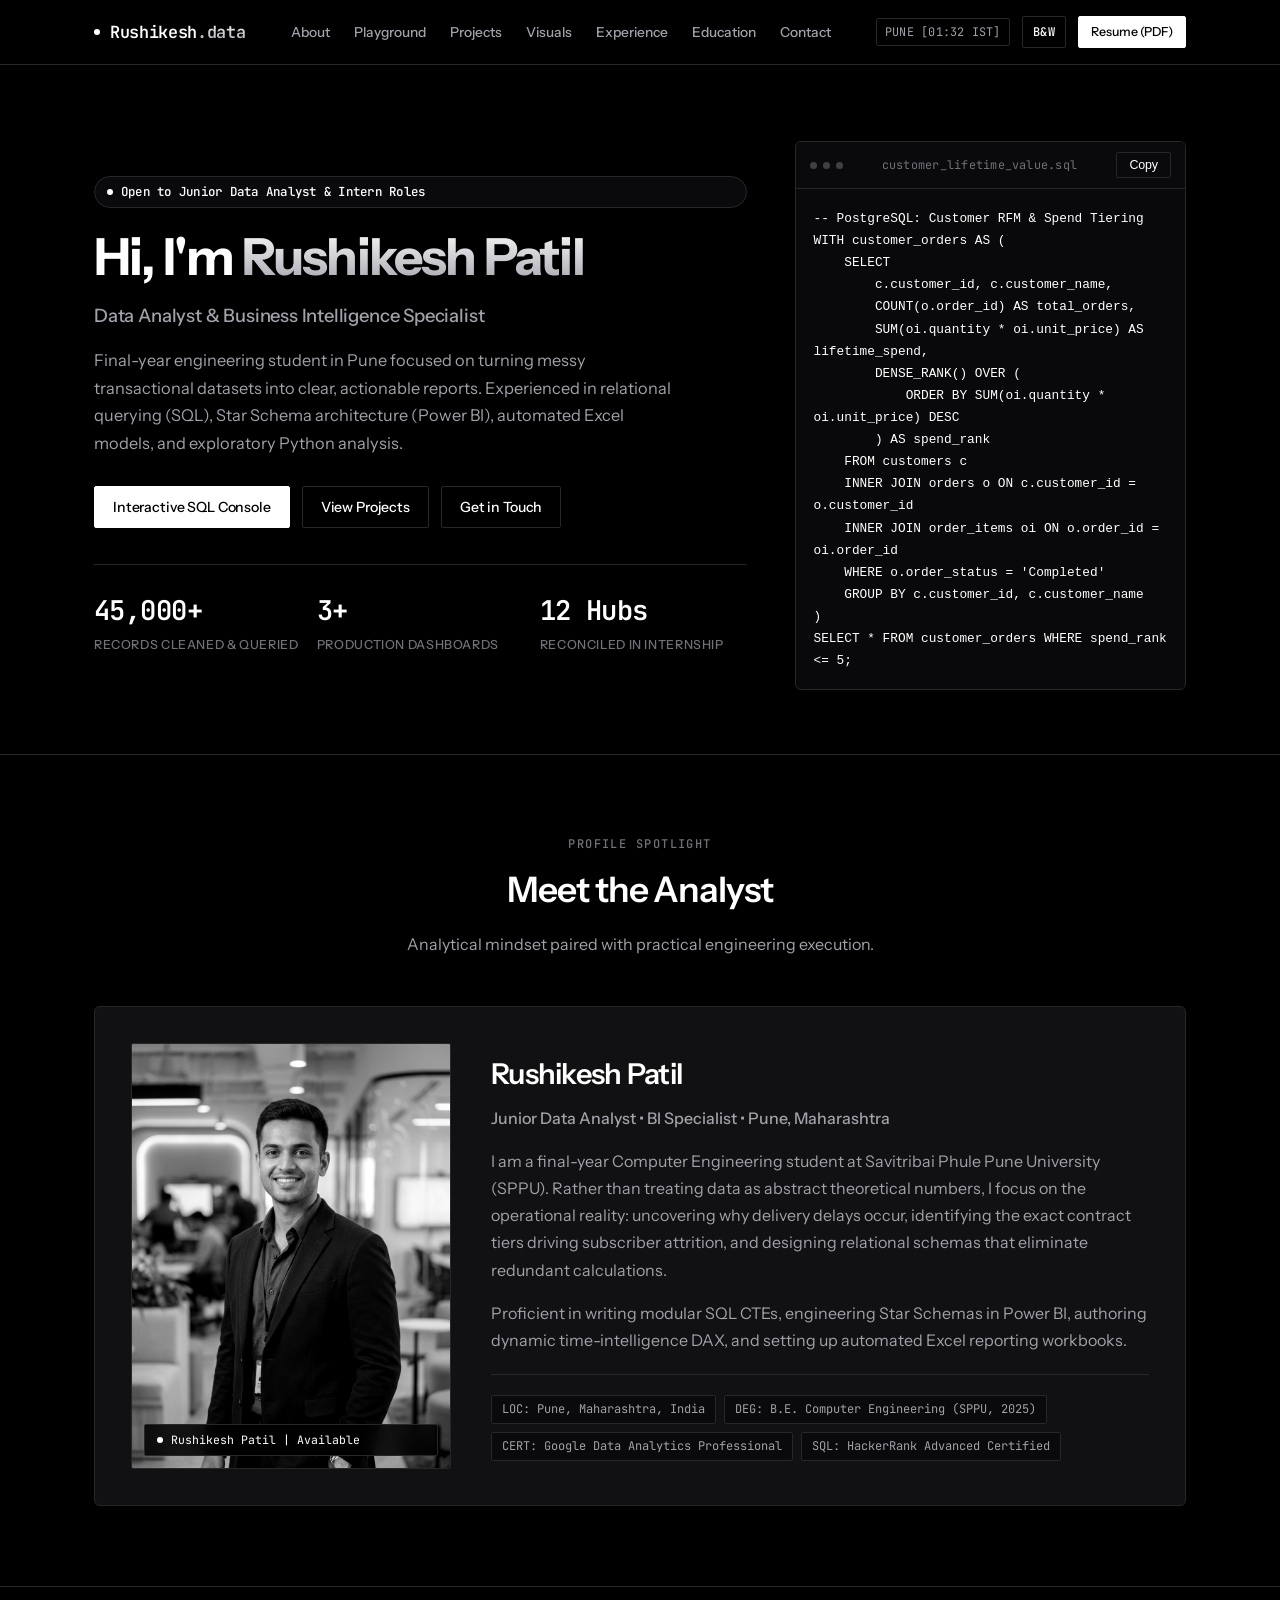
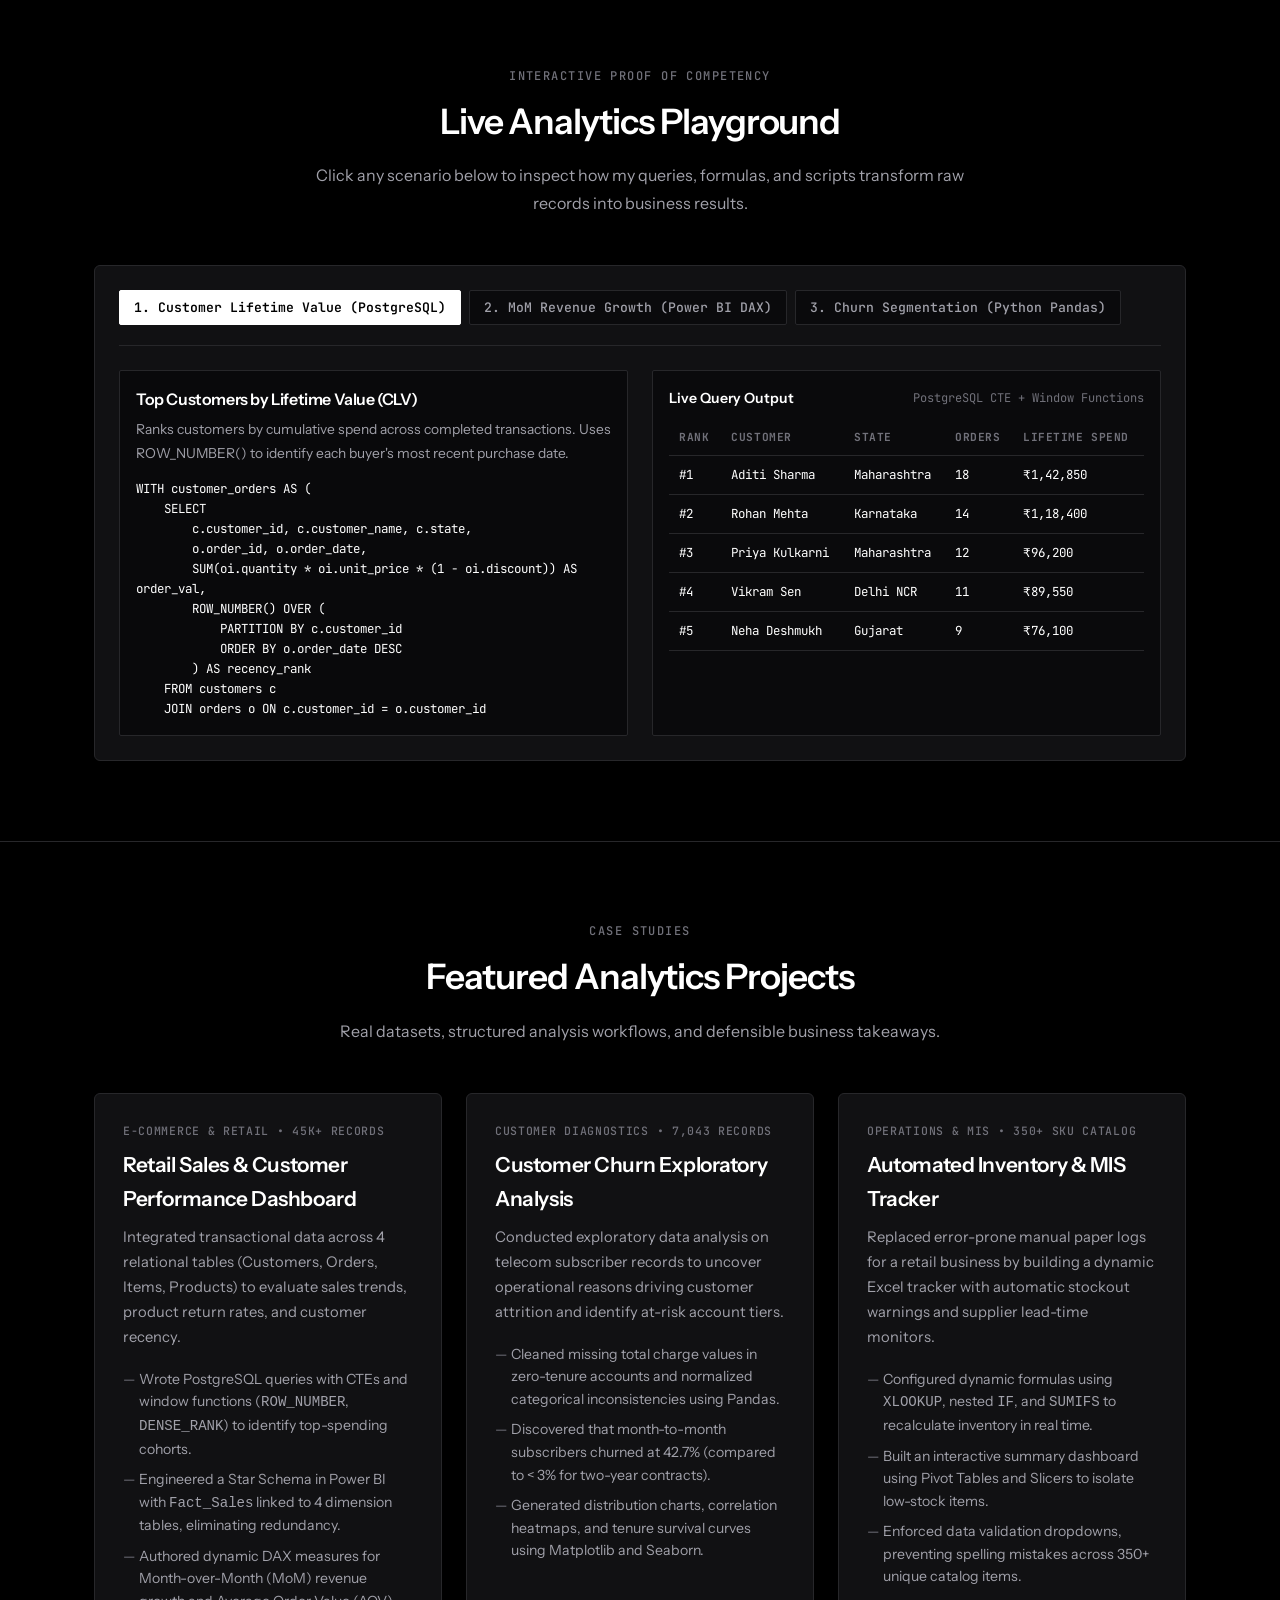
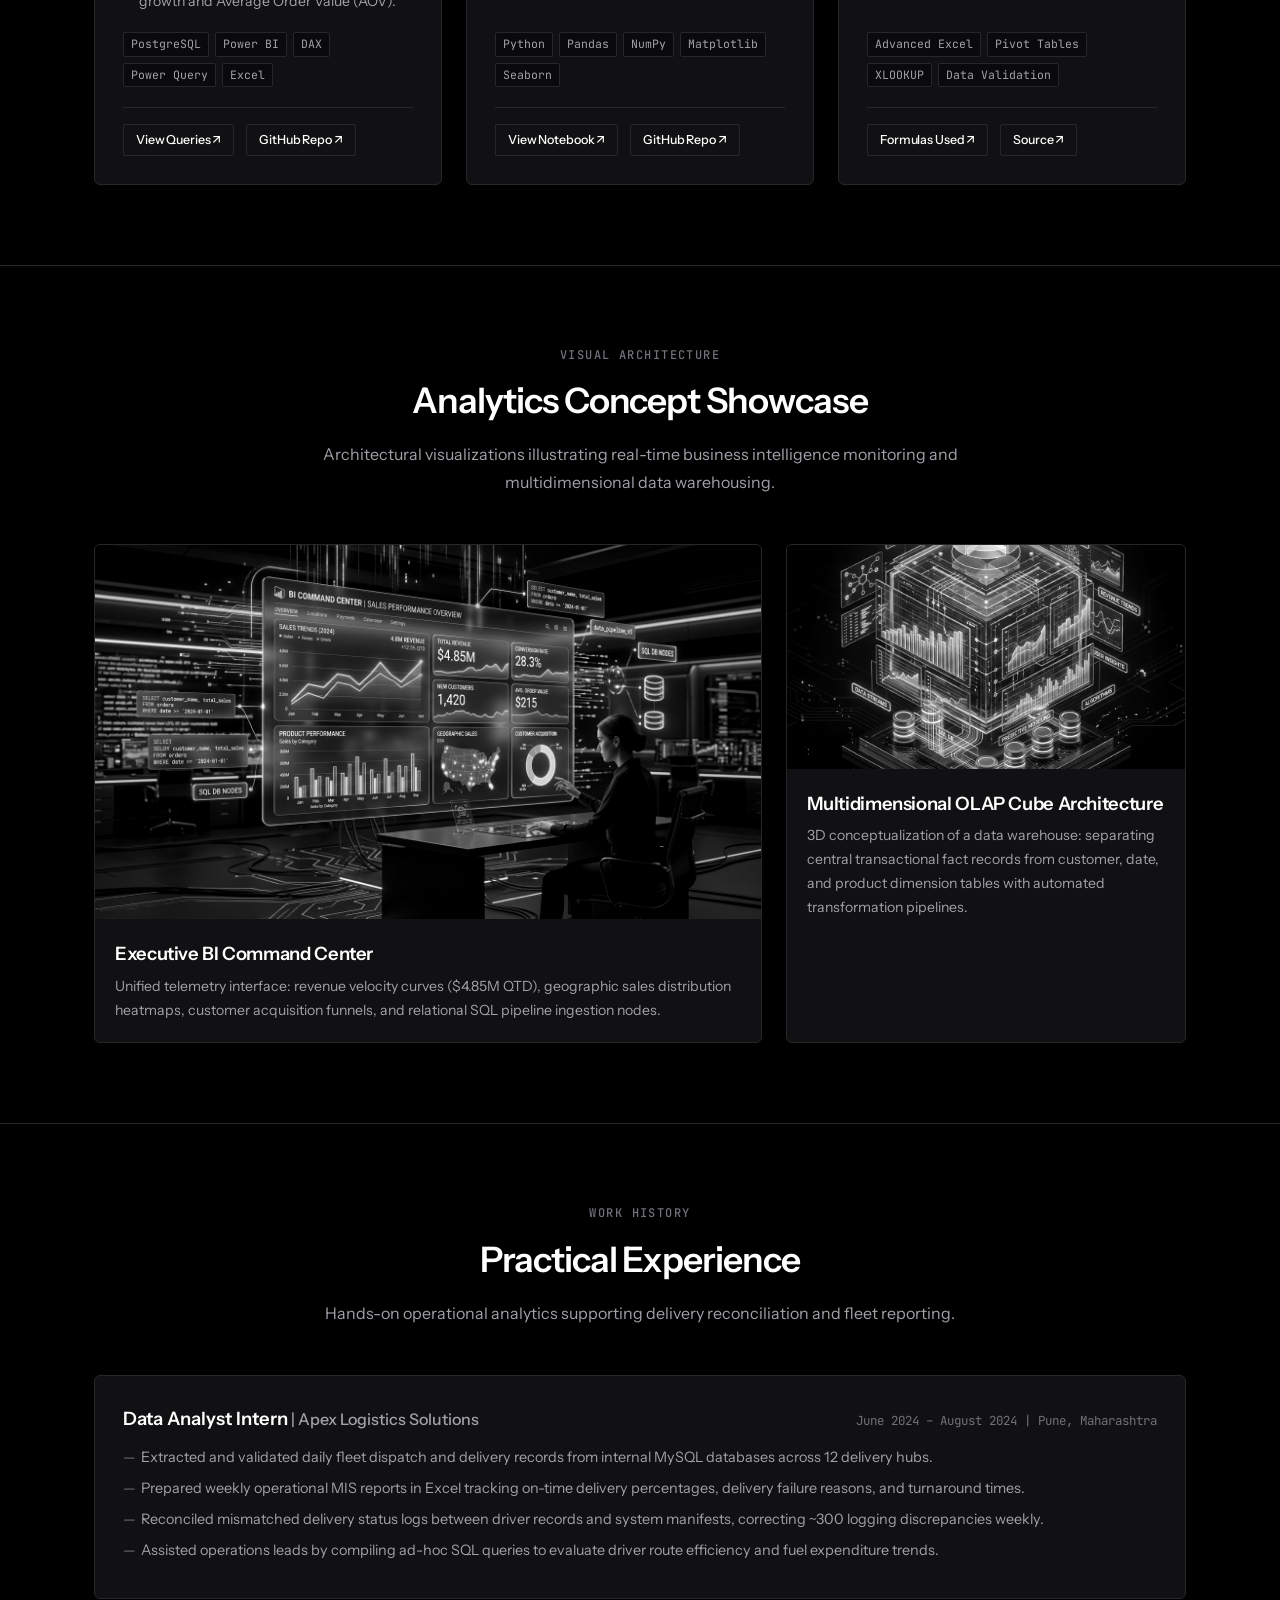
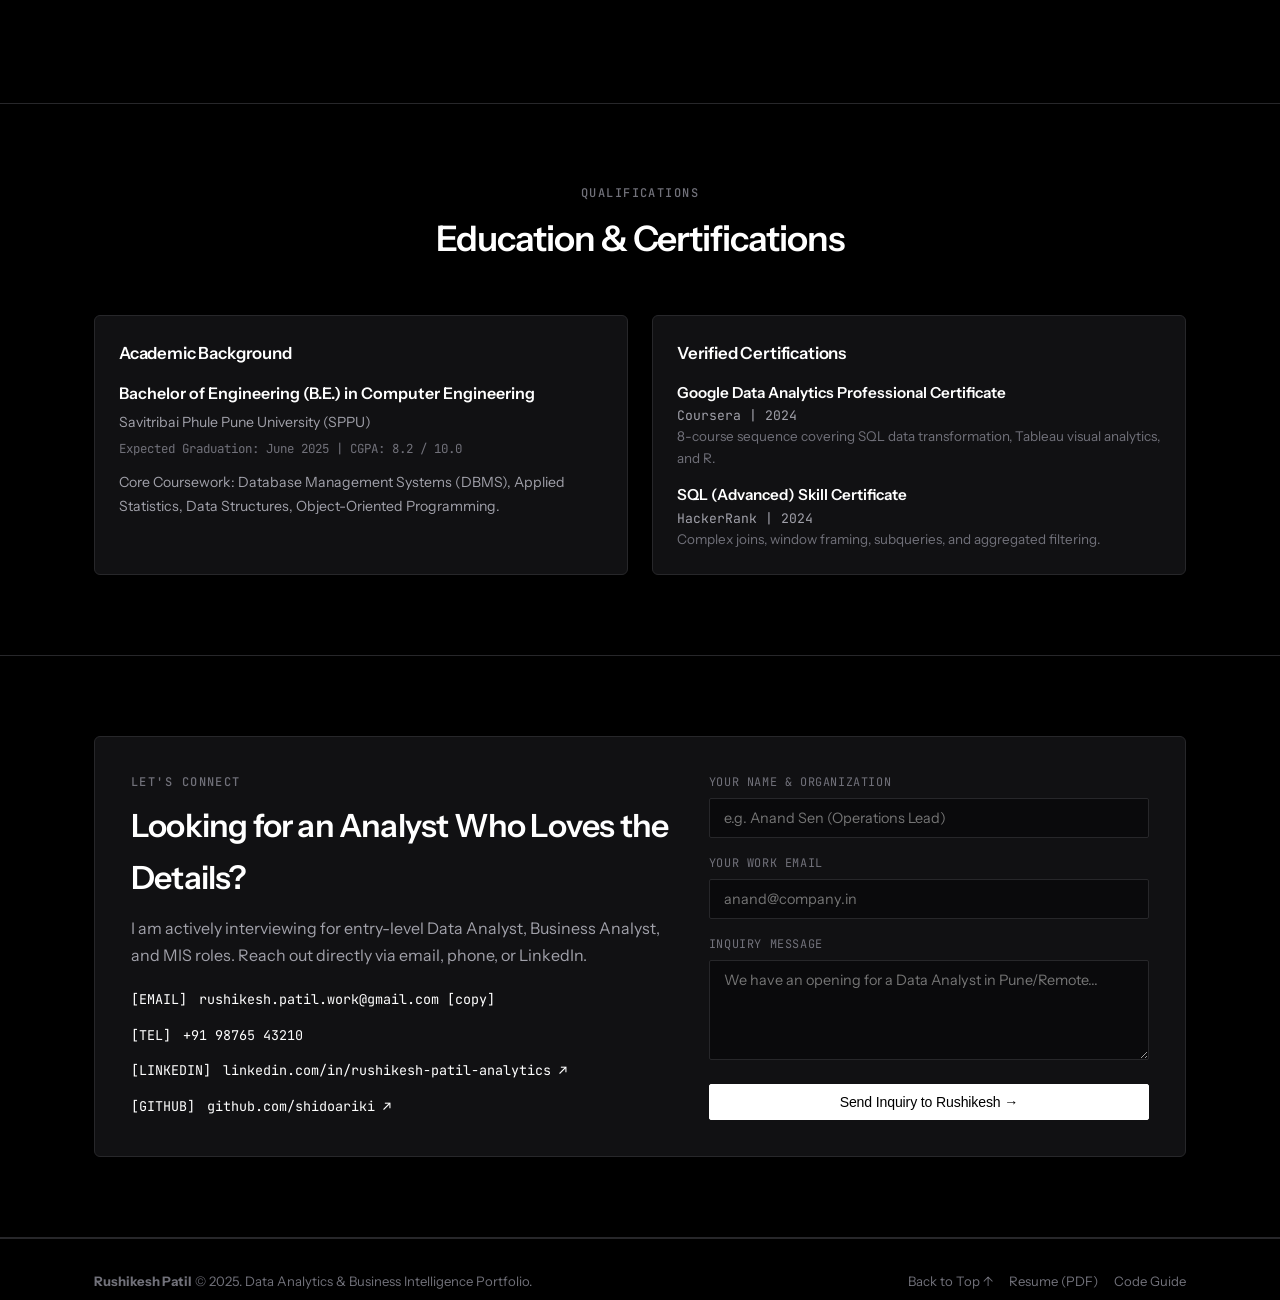
<file: index.html>
<!DOCTYPE html>
<html lang="en" data-theme="dark">
<head>
  <meta charset="UTF-8">
  <meta name="viewport" content="width=device-width, initial-scale=1.0">
  
  <title>Rushikesh Patil | Data Analyst & BI Specialist</title>
  <meta name="title" content="Rushikesh Patil | Data Analyst & BI Specialist">
  <meta name="description" content="Portfolio of Rushikesh Patil — Junior Data Analyst specializing in SQL (PostgreSQL, MySQL), Power BI, Advanced Excel (MIS reporting), and Python (Pandas).">
  <meta name="author" content="Rushikesh Patil">
  <meta http-equiv="Cache-Control" content="no-cache, no-store, must-revalidate">
  <meta http-equiv="Pragma" content="no-cache">
  <meta http-equiv="Expires" content="0">

  <!-- Fonts -->
  <link rel="preconnect" href="https://fonts.googleapis.com">
  <link rel="preconnect" href="https://fonts.gstatic.com" crossorigin>
  <link href="https://fonts.googleapis.com/css2?family=Instrument+Sans:wght@400;500;600;700&family=JetBrains+Mono:wght@400;500;600&family=Newsreader:ital,opsz,wght@0,6..72,400;0,6..72,600;1,6..72,400&display=swap" rel="stylesheet">

  <link rel="stylesheet" href="styles.css?v=3.2">

  <style>
    /* ==========================================================================
       MONOCHROME MINIMALIST DESIGN SYSTEM (Black & White Architecture)
       ========================================================================== */
    :root {
      --bg-base: #000000;
      --bg-surface: #0a0a0c;
      --bg-card: #111113;
      --bg-card-hover: #18181b;
      --border-subtle: #27272a;
      --border-strong: #3f3f46;
      
      --text-main: #ffffff;
      --text-muted: #a1a1aa;
      --text-faint: #71717a;
      
      --accent-primary: #ffffff;
      --accent-secondary: #d4d4d8;
      --accent-warm: #ffffff;
      --accent-glow: none;
      
      --success: #ffffff;
      --code-bg: #09090b;
      --code-border: #27272a;
      
      --font-display: 'Newsreader', Georgia, serif;
      --font-body: 'Instrument Sans', -apple-system, BlinkMacSystemFont, 'Segoe UI', Roboto, sans-serif;
      --font-mono: 'JetBrains Mono', monospace;
      
      --radius-sm: 2px;
      --radius-md: 6px;
      --radius-lg: 8px;
      --radius-full: 9999px;
      
      --transition: 0.15s ease;
    }

    [data-theme="light"] {
      --bg-base: #ffffff;
      --bg-surface: #fafafa;
      --bg-card: #f4f4f5;
      --bg-card-hover: #e4e4e7;
      --border-subtle: #e4e4e7;
      --border-strong: #d4d4d8;
      
      --text-main: #09090b;
      --text-muted: #52525b;
      --text-faint: #71717a;
      
      --accent-primary: #09090b;
      --accent-secondary: #27272a;
      --accent-warm: #09090b;
      --accent-glow: none;
      
      --success: #09090b;
      --code-bg: #f4f4f5;
      --code-border: #e4e4e7;
    }

    /* Base Reset */
    *, *::before, *::after {
      box-sizing: border-box;
      margin: 0;
      padding: 0;
    }

    html {
      scroll-behavior: smooth;
      scroll-padding-top: 72px;
    }

    body {
      background-color: var(--bg-base);
      color: var(--text-main);
      font-family: var(--font-body);
      line-height: 1.6;
      font-size: 16px;
      transition: background-color var(--transition), color var(--transition);
      overflow-x: hidden;
      -webkit-font-smoothing: antialiased;
    }

    h1, h2, h3, h4 {
      color: var(--text-main);
      font-weight: 600;
      letter-spacing: -0.025em;
    }

    .serif {
      font-family: var(--font-display);
      font-weight: 400;
    }

    em {
      font-family: var(--font-display);
      font-style: italic;
    }

    p {
      color: var(--text-muted);
      font-size: 1rem;
      line-height: 1.7;
    }

    a {
      color: inherit;
      text-decoration: none;
      transition: color var(--transition), border-color var(--transition);
    }

    .container {
      max-width: 1140px;
      margin: 0 auto;
      padding: 0 24px;
    }

    .gradient-text {
      background: linear-gradient(180deg, #ffffff 0%, #a1a1aa 100%);
      -webkit-background-clip: text;
      -webkit-text-fill-color: transparent;
    }

    [data-theme="light"] .gradient-text {
      background: linear-gradient(180deg, #09090b 0%, #52525b 100%);
      -webkit-background-clip: text;
      -webkit-text-fill-color: transparent;
    }

    /* ==========================================================================
       NAVIGATION BAR
       ========================================================================== */
    .navbar {
      position: sticky;
      top: 0;
      background: rgba(0, 0, 0, 0.88);
      backdrop-filter: blur(16px);
      -webkit-backdrop-filter: blur(16px);
      border-bottom: 1px solid var(--border-subtle);
      z-index: 1000;
      transition: background-color var(--transition), border-color var(--transition);
    }

    [data-theme="light"] .navbar {
      background: rgba(255, 255, 255, 0.92);
    }

    .nav-container {
      display: flex;
      justify-content: space-between;
      align-items: center;
      height: 64px;
    }

    .nav-logo {
      font-family: var(--font-mono);
      font-size: 1.05rem;
      font-weight: 600;
      display: flex;
      align-items: center;
      gap: 10px;
      color: var(--text-main);
      letter-spacing: -0.02em;
    }

    .nav-dot {
      width: 6px;
      height: 6px;
      background: var(--text-main);
      border-radius: 50%;
    }

    .nav-links {
      display: flex;
      gap: 24px;
      list-style: none;
      font-size: 0.86rem;
      font-weight: 500;
    }

    .nav-links a {
      color: var(--text-muted);
      padding: 6px 0;
      position: relative;
    }

    .nav-links a:hover, .nav-links a.active {
      color: var(--text-main);
    }

    .nav-links a::after {
      content: '';
      position: absolute;
      bottom: 0;
      left: 0;
      width: 0;
      height: 1px;
      background: var(--text-main);
      transition: width var(--transition);
    }

    .nav-links a:hover::after {
      width: 100%;
    }

    .nav-actions {
      display: flex;
      align-items: center;
      gap: 12px;
    }

    .nav-clock {
      font-family: var(--font-mono);
      font-size: 0.74rem;
      color: var(--text-muted);
      padding: 4px 8px;
      border: 1px solid var(--border-subtle);
      border-radius: var(--radius-sm);
      letter-spacing: 0.02em;
    }

    .theme-btn {
      background: transparent;
      border: 1px solid var(--border-subtle);
      color: var(--text-main);
      padding: 4px 10px;
      height: 32px;
      border-radius: var(--radius-sm);
      display: flex;
      align-items: center;
      justify-content: center;
      cursor: pointer;
      font-family: var(--font-mono);
      font-size: 0.75rem;
      font-weight: 500;
      letter-spacing: 0.05em;
      transition: all var(--transition);
    }

    .theme-btn:hover {
      border-color: var(--border-strong);
      background: var(--bg-surface);
    }

    /* Buttons */
    .btn {
      display: inline-flex;
      align-items: center;
      gap: 8px;
      padding: 9px 18px;
      border-radius: var(--radius-sm);
      font-size: 0.88rem;
      font-weight: 500;
      cursor: pointer;
      transition: all var(--transition);
      border: 1px solid transparent;
      letter-spacing: -0.01em;
    }

    .btn-primary {
      background: var(--text-main);
      color: var(--bg-base);
      border: 1px solid var(--text-main);
    }

    .btn-primary:hover {
      background: var(--accent-secondary);
      border-color: var(--accent-secondary);
      color: var(--bg-base);
      transform: translateY(-1px);
    }

    [data-theme="light"] .btn-primary {
      background: #09090b;
      color: #ffffff;
      border-color: #09090b;
    }

    [data-theme="light"] .btn-primary:hover {
      background: #27272a;
      border-color: #27272a;
      color: #ffffff;
    }

    .btn-secondary {
      background: transparent;
      border: 1px solid var(--border-subtle);
      color: var(--text-main);
    }

    .btn-secondary:hover {
      border-color: var(--border-strong);
      background: var(--bg-surface);
      transform: translateY(-1px);
    }

    .btn-sm {
      padding: 5px 12px;
      font-size: 0.78rem;
    }

    /* ==========================================================================
       HERO SECTION
       ======================================================================== */
    .hero-section {
      padding: 76px 0 64px 0;
      border-bottom: 1px solid var(--border-subtle);
    }

    .hero-grid {
      display: grid;
      grid-template-columns: 1.25fr 0.75fr;
      gap: 48px;
      align-items: center;
    }

    .hero-content {
      display: flex;
      flex-direction: column;
    }

    .status-badge {
      display: inline-flex;
      align-items: center;
      gap: 8px;
      background: var(--bg-surface);
      border: 1px solid var(--border-subtle);
      color: var(--text-main);
      padding: 5px 12px;
      border-radius: var(--radius-full);
      font-size: 0.78rem;
      font-weight: 500;
      margin-bottom: 20px;
      font-family: var(--font-mono);
      letter-spacing: 0.02em;
    }

    .status-dot {
      width: 6px;
      height: 6px;
      background: var(--text-main);
      border-radius: 50%;
      animation: pulse 2.5s infinite;
    }

    @keyframes pulse {
      0% { box-shadow: 0 0 0 0 rgba(255, 255, 255, 0.4); }
      70% { box-shadow: 0 0 0 6px rgba(255, 255, 255, 0); }
      100% { box-shadow: 0 0 0 0 rgba(255, 255, 255, 0); }
    }

    [data-theme="light"] @keyframes pulse {
      0% { box-shadow: 0 0 0 0 rgba(9, 9, 11, 0.4); }
      70% { box-shadow: 0 0 0 6px rgba(9, 9, 11, 0); }
      100% { box-shadow: 0 0 0 0 rgba(9, 9, 11, 0); }
    }

    .hero-title {
      font-size: 3.2rem;
      line-height: 1.12;
      margin-bottom: 14px;
      font-family: var(--font-body);
      font-weight: 700;
      letter-spacing: -0.035em;
    }

    .hero-subtitle {
      font-size: 1.15rem;
      color: var(--text-muted);
      font-weight: 500;
      margin-bottom: 16px;
      letter-spacing: -0.01em;
    }

    .hero-desc {
      font-size: 1.02rem;
      color: var(--text-muted);
      line-height: 1.7;
      margin-bottom: 28px;
      max-width: 580px;
    }

    .hero-cta {
      display: flex;
      flex-wrap: wrap;
      gap: 12px;
      margin-bottom: 36px;
    }

    .hero-stats {
      display: grid;
      grid-template-columns: repeat(3, 1fr);
      gap: 16px;
      padding-top: 24px;
      border-top: 1px solid var(--border-subtle);
    }

    .stat-number {
      font-size: 1.7rem;
      font-weight: 600;
      color: var(--text-main);
      font-family: var(--font-mono);
      letter-spacing: -0.02em;
    }

    .stat-label {
      font-size: 0.78rem;
      color: var(--text-faint);
      font-weight: 500;
      margin-top: 2px;
      text-transform: uppercase;
      letter-spacing: 0.05em;
    }

    /* Hero Code Snippet Box */
    .hero-code-box {
      background: var(--code-bg);
      border: 1px solid var(--border-subtle);
      border-radius: var(--radius-md);
      overflow: hidden;
      box-shadow: 0 8px 30px rgba(0, 0, 0, 0.4);
    }

    .code-box-header {
      display: flex;
      justify-content: space-between;
      align-items: center;
      padding: 10px 14px;
      background: var(--bg-surface);
      border-bottom: 1px solid var(--border-subtle);
    }

    .window-dots {
      display: flex;
      gap: 6px;
    }

    .w-dot {
      width: 7px;
      height: 7px;
      border-radius: 50%;
      background: var(--border-strong);
    }

    .w-red, .w-yellow, .w-green {
      background: var(--border-subtle);
    }

    .code-box-title {
      font-family: var(--font-mono);
      font-size: 0.74rem;
      color: var(--text-faint);
      letter-spacing: 0.02em;
    }

    .code-body-pre {
      padding: 18px;
      font-family: var(--font-mono);
      font-size: 0.8rem;
      color: var(--text-main);
      line-height: 1.65;
      white-space: pre-wrap;
      overflow-x: auto;
    }

    /* ==========================================================================
       PROFILE & PERSON'S SPOTLIGHT SECTION
       ========================================================================== */
    .section {
      padding: 80px 0;
      border-bottom: 1px solid var(--border-subtle);
    }

    .section-header {
      text-align: center;
      max-width: 680px;
      margin: 0 auto 48px auto;
    }

    .section-tag {
      font-family: var(--font-mono);
      font-size: 0.75rem;
      font-weight: 500;
      color: var(--text-faint);
      text-transform: uppercase;
      letter-spacing: 0.12em;
      margin-bottom: 8px;
    }

    .section-title {
      font-size: 2.2rem;
      margin-bottom: 12px;
      letter-spacing: -0.03em;
    }

    .profile-card {
      background: var(--bg-card);
      border: 1px solid var(--border-subtle);
      border-radius: var(--radius-md);
      padding: 36px;
      display: grid;
      grid-template-columns: 320px 1fr;
      gap: 40px;
      align-items: center;
    }

    .profile-photo-wrap {
      border: 1px solid var(--border-subtle);
      border-radius: var(--radius-sm);
      overflow: hidden;
      background: var(--bg-surface);
      position: relative;
    }

    .profile-photo-wrap img,
    .gallery-item img {
      width: 100%;
      aspect-ratio: 3 / 4;
      object-fit: cover;
      display: block;
      filter: grayscale(100%) contrast(108%);
      transition: filter 0.4s ease, transform 0.4s ease;
    }

    .gallery-item img {
      aspect-ratio: 16 / 9;
    }

    .profile-photo-wrap:hover img,
    .gallery-item:hover img {
      filter: grayscale(40%) contrast(108%);
      transform: scale(1.02);
    }

    .profile-photo-badge {
      position: absolute;
      bottom: 12px;
      left: 12px;
      right: 12px;
      background: rgba(0, 0, 0, 0.88);
      backdrop-filter: blur(8px);
      padding: 6px 12px;
      border-radius: var(--radius-sm);
      border: 1px solid var(--border-subtle);
      font-family: var(--font-mono);
      font-size: 0.72rem;
      display: flex;
      align-items: center;
      gap: 8px;
      color: var(--text-main);
    }

    [data-theme="light"] .profile-photo-badge {
      background: rgba(255, 255, 255, 0.9);
    }

    .profile-bio-content {
      display: flex;
      flex-direction: column;
    }

    .profile-meta-pills {
      display: flex;
      flex-wrap: wrap;
      gap: 8px;
      margin-top: 20px;
      padding-top: 20px;
      border-top: 1px solid var(--border-subtle);
    }

    .meta-pill {
      font-family: var(--font-mono);
      font-size: 0.75rem;
      padding: 4px 10px;
      background: var(--bg-surface);
      border: 1px solid var(--border-subtle);
      border-radius: var(--radius-sm);
      color: var(--text-muted);
    }

    /* ==========================================================================
       INTERACTIVE LIVE PLAYGROUND
       ========================================================================== */
    .playground-box {
      background: var(--bg-card);
      border: 1px solid var(--border-subtle);
      border-radius: var(--radius-md);
      padding: 24px;
      overflow: hidden;
    }

    .playground-tabs {
      display: flex;
      flex-wrap: wrap;
      gap: 8px;
      padding-bottom: 20px;
      border-bottom: 1px solid var(--border-subtle);
      margin-bottom: 24px;
    }

    .pg-btn {
      background: var(--bg-surface);
      border: 1px solid var(--border-subtle);
      color: var(--text-muted);
      padding: 8px 14px;
      border-radius: var(--radius-sm);
      font-size: 0.82rem;
      font-weight: 500;
      cursor: pointer;
      transition: all var(--transition);
      font-family: var(--font-mono);
    }

    .pg-btn:hover {
      color: var(--text-main);
      border-color: var(--border-strong);
    }

    .pg-btn.active {
      background: var(--text-main);
      border-color: var(--text-main);
      color: var(--bg-base);
      font-weight: 600;
    }

    [data-theme="light"] .pg-btn.active {
      background: #09090b;
      border-color: #09090b;
      color: #ffffff;
    }

    .pg-display {
      display: grid;
      grid-template-columns: 1fr 1fr;
      gap: 24px;
    }

    .pg-code-panel {
      background: var(--code-bg);
      border: 1px solid var(--border-subtle);
      border-radius: var(--radius-sm);
      padding: 16px;
    }

    .pg-code-content {
      font-family: var(--font-mono);
      font-size: 0.78rem;
      color: var(--text-main);
      line-height: 1.6;
      white-space: pre-wrap;
      max-height: 240px;
      overflow-y: auto;
    }

    .pg-table-panel {
      background: var(--bg-surface);
      border: 1px solid var(--border-subtle);
      border-radius: var(--radius-sm);
      padding: 16px;
      overflow-x: auto;
    }

    .custom-table {
      width: 100%;
      border-collapse: collapse;
      font-family: var(--font-mono);
      font-size: 0.78rem;
    }

    .custom-table th {
      text-align: left;
      padding: 8px 10px;
      color: var(--text-faint);
      border-bottom: 1px solid var(--border-subtle);
      font-size: 0.7rem;
      text-transform: uppercase;
      letter-spacing: 0.05em;
    }

    .custom-table td {
      padding: 9px 10px;
      border-bottom: 1px solid var(--border-subtle);
      color: var(--text-main);
    }

    /* ==========================================================================
       FEATURED PROJECTS
       ========================================================================== */
    .projects-grid {
      display: grid;
      grid-template-columns: repeat(auto-fit, minmax(340px, 1fr));
      gap: 24px;
    }

    .project-card {
      background: var(--bg-card);
      border: 1px solid var(--border-subtle);
      border-radius: var(--radius-md);
      padding: 28px;
      display: flex;
      flex-direction: column;
      justify-content: space-between;
      transition: all var(--transition);
    }

    .project-card:hover {
      transform: translateY(-2px);
      border-color: var(--border-strong);
      box-shadow: 0 8px 24px rgba(0, 0, 0, 0.5);
    }

    .project-tag {
      font-family: var(--font-mono);
      font-size: 0.72rem;
      color: var(--text-faint);
      font-weight: 500;
      text-transform: uppercase;
      letter-spacing: 0.06em;
      margin-bottom: 8px;
    }

    .project-title {
      font-size: 1.3rem;
      margin-bottom: 10px;
      letter-spacing: -0.02em;
    }

    .project-desc {
      font-size: 0.92rem;
      color: var(--text-muted);
      margin-bottom: 18px;
    }

    .project-points {
      list-style: none;
      margin-bottom: 20px;
    }

    .project-points li {
      font-size: 0.88rem;
      color: var(--text-muted);
      margin-bottom: 8px;
      padding-left: 16px;
      position: relative;
    }

    .project-points li::before {
      content: '—';
      position: absolute;
      left: 0;
      color: var(--text-faint);
    }

    .project-tech {
      display: flex;
      flex-wrap: wrap;
      gap: 6px;
      margin-bottom: 20px;
    }

    .tech-pill {
      background: var(--bg-surface);
      border: 1px solid var(--border-subtle);
      font-family: var(--font-mono);
      font-size: 0.72rem;
      padding: 2px 7px;
      border-radius: var(--radius-sm);
      color: var(--text-muted);
    }

    .project-links {
      display: flex;
      gap: 12px;
      padding-top: 16px;
      border-top: 1px solid var(--border-subtle);
    }

    /* ==========================================================================
       VISUAL ANALYTICS GALLERY
       ========================================================================== */
    .gallery-grid {
      display: grid;
      grid-template-columns: 1.25fr 0.75fr;
      gap: 24px;
    }

    .gallery-item {
      background: var(--bg-card);
      border: 1px solid var(--border-subtle);
      border-radius: var(--radius-md);
      overflow: hidden;
      display: flex;
      flex-direction: column;
    }

    .gallery-info {
      padding: 20px;
    }

    .gallery-info h4 {
      font-size: 1.15rem;
      margin-bottom: 6px;
      letter-spacing: -0.02em;
    }

    .gallery-info p {
      font-size: 0.88rem;
      color: var(--text-muted);
    }

    /* ==========================================================================
       EXPERIENCE TIMELINE & EDUCATION
       ========================================================================== */
    .timeline-card {
      background: var(--bg-card);
      border: 1px solid var(--border-subtle);
      border-radius: var(--radius-md);
      padding: 28px;
      margin-bottom: 24px;
    }

    .timeline-header {
      display: flex;
      justify-content: space-between;
      align-items: baseline;
      margin-bottom: 12px;
      flex-wrap: wrap;
      gap: 8px;
    }

    .timeline-role {
      font-size: 1.15rem;
      font-weight: 600;
    }

    .timeline-company {
      color: var(--text-muted);
      font-weight: 500;
    }

    .timeline-meta {
      font-family: var(--font-mono);
      font-size: 0.78rem;
      color: var(--text-faint);
    }

    .timeline-bullets {
      list-style: none;
    }

    .timeline-bullets li {
      font-size: 0.9rem;
      color: var(--text-muted);
      margin-bottom: 8px;
      padding-left: 18px;
      position: relative;
    }

    .timeline-bullets li::before {
      content: '—';
      position: absolute;
      left: 0;
      color: var(--text-faint);
    }

    /* Credentials Dual */
    .credentials-grid {
      display: grid;
      grid-template-columns: 1fr 1fr;
      gap: 24px;
    }

    .cred-box {
      background: var(--bg-card);
      border: 1px solid var(--border-subtle);
      border-radius: var(--radius-md);
      padding: 24px;
    }

    .cred-box h4 {
      font-size: 1.05rem;
      margin-bottom: 14px;
      letter-spacing: -0.01em;
    }

    /* ==========================================================================
       CONTACT SECTION
       ========================================================================== */
    .contact-card {
      background: var(--bg-card);
      border: 1px solid var(--border-subtle);
      border-radius: var(--radius-md);
      padding: 36px;
      display: grid;
      grid-template-columns: 1.1fr 0.9fr;
      gap: 40px;
    }

    .contact-channels {
      display: flex;
      flex-direction: column;
      gap: 14px;
      margin-top: 20px;
    }

    .contact-channel-item {
      display: flex;
      align-items: center;
      gap: 12px;
      color: var(--text-main);
      font-family: var(--font-mono);
      font-size: 0.84rem;
    }

    .contact-channel-item:hover {
      color: var(--accent-secondary);
    }

    .form-group {
      margin-bottom: 16px;
    }

    .form-label {
      display: block;
      font-family: var(--font-mono);
      font-size: 0.74rem;
      color: var(--text-faint);
      text-transform: uppercase;
      letter-spacing: 0.05em;
      margin-bottom: 6px;
    }

    .form-input {
      width: 100%;
      background: var(--bg-surface);
      border: 1px solid var(--border-subtle);
      border-radius: var(--radius-sm);
      padding: 10px 14px;
      color: var(--text-main);
      font-family: inherit;
      font-size: 0.9rem;
      transition: border-color var(--transition);
    }

    .form-input:focus {
      outline: none;
      border-color: var(--text-main);
    }

    textarea.form-input {
      min-height: 100px;
      resize: vertical;
    }

    /* Footer */
    footer {
      border-top: 1px solid var(--border-subtle);
      padding: 32px 0;
      font-size: 0.82rem;
      color: var(--text-faint);
    }

    .footer-flex {
      display: flex;
      justify-content: space-between;
      align-items: center;
      flex-wrap: wrap;
      gap: 16px;
    }

    /* Toast */
    .toast-msg {
      position: fixed;
      bottom: 24px;
      right: 24px;
      background: var(--bg-surface);
      border: 1px solid var(--border-strong);
      color: var(--text-main);
      padding: 8px 16px;
      border-radius: var(--radius-sm);
      font-family: var(--font-mono);
      font-size: 0.8rem;
      box-shadow: 0 4px 16px rgba(0,0,0,0.5);
      display: none;
      z-index: 2000;
    }

    /* Responsive */
    @media (max-width: 900px) {
      .hero-grid {
        grid-template-columns: 1fr;
      }
      .profile-card {
        grid-template-columns: 1fr;
      }
      .pg-display {
        grid-template-columns: 1fr;
      }
      .gallery-grid {
        grid-template-columns: 1fr;
      }
      .credentials-grid {
        grid-template-columns: 1fr;
      }
      .contact-card {
        grid-template-columns: 1fr;
      }
    }

    @media (max-width: 640px) {
      .nav-links {
        display: none;
      }
      .hero-title {
        font-size: 2.3rem;
      }
      .hero-stats {
        grid-template-columns: 1fr;
        gap: 12px;
      }
    }
  </style>
</head>
<body>

  <!-- ========================================================================
       NAVIGATION BAR
       ======================================================================== -->
  <nav class="navbar">
    <div class="container nav-container">
      <a href="#hero" class="nav-logo">
        <span class="nav-dot"></span>
        <span>Rushikesh<span class="gradient-text">.data</span></span>
      </a>

      <ul class="nav-links">
        <li><a href="#about">About</a></li>
        <li><a href="#playground">Playground</a></li>
        <li><a href="#projects">Projects</a></li>
        <li><a href="#visuals">Visuals</a></li>
        <li><a href="#experience">Experience</a></li>
        <li><a href="#education">Education</a></li>
        <li><a href="#contact">Contact</a></li>
      </ul>

      <div class="nav-actions">
        <span id="pune-clock" class="nav-clock">PUNE [12:08 IST]</span>
        <button id="theme-toggle" class="theme-btn" aria-label="Toggle Theme">B&amp;W</button>
        <a href="Rushikesh_Patil_Resume.html" class="btn btn-primary btn-sm" target="_blank" rel="noopener">
          Resume (PDF)
        </a>
      </div>
    </div>
  </nav>

  <!-- ========================================================================
       HERO SECTION
       ======================================================================== -->
  <section id="hero" class="hero-section">
    <div class="container hero-grid">
      <div class="hero-content">
        <div class="status-badge">
          <span class="status-dot"></span>
          <span>Open to Junior Data Analyst &amp; Intern Roles</span>
        </div>

        <h1 class="hero-title">
          Hi, I'm <span class="gradient-text">Rushikesh Patil</span>
        </h1>
        <p class="hero-subtitle">Data Analyst &amp; Business Intelligence Specialist</p>

        <p class="hero-desc">
          Final-year engineering student in Pune focused on turning messy transactional datasets into clear, actionable reports. Experienced in relational querying (SQL), Star Schema architecture (Power BI), automated Excel models, and exploratory Python analysis.
        </p>

        <div class="hero-cta">
          <a href="#playground" class="btn btn-primary">
            Interactive SQL Console
          </a>
          <a href="#projects" class="btn btn-secondary">
            View Projects
          </a>
          <a href="#contact" class="btn btn-secondary">
            Get in Touch
          </a>
        </div>

        <div class="hero-stats">
          <div>
            <div class="stat-number">45,000+</div>
            <div class="stat-label">Records Cleaned &amp; Queried</div>
          </div>
          <div>
            <div class="stat-number">3+</div>
            <div class="stat-label">Production Dashboards</div>
          </div>
          <div>
            <div class="stat-number">12 Hubs</div>
            <div class="stat-label">Reconciled in Internship</div>
          </div>
        </div>
      </div>

      <!-- Hero Visual: Clean SQL Preview -->
      <div class="hero-code-box">
        <div class="code-box-header">
          <div class="window-dots">
            <span class="w-dot"></span>
            <span class="w-dot"></span>
            <span class="w-dot"></span>
          </div>
          <span class="code-box-title">customer_lifetime_value.sql</span>
          <button id="hero-copy-sql" class="btn btn-sm btn-secondary" data-copy="WITH ranked_orders AS (SELECT customer_id, SUM(order_val) FROM orders GROUP BY customer_id) SELECT * FROM ranked_orders;">Copy</button>
        </div>
        <pre class="code-body-pre"><code>-- PostgreSQL: Customer RFM &amp; Spend Tiering
WITH customer_orders AS (
    SELECT 
        c.customer_id, c.customer_name,
        COUNT(o.order_id) AS total_orders,
        SUM(oi.quantity * oi.unit_price) AS lifetime_spend,
        DENSE_RANK() OVER (
            ORDER BY SUM(oi.quantity * oi.unit_price) DESC
        ) AS spend_rank
    FROM customers c
    INNER JOIN orders o ON c.customer_id = o.customer_id
    INNER JOIN order_items oi ON o.order_id = oi.order_id
    WHERE o.order_status = 'Completed'
    GROUP BY c.customer_id, c.customer_name
)
SELECT * FROM customer_orders WHERE spend_rank &lt;= 5;</code></pre>
      </div>
    </div>
  </section>

  <!-- ========================================================================
       PERSON'S SPOTLIGHT SECTION (ABOUT)
       ======================================================================== -->
  <section id="about" class="section">
    <div class="container">
      <div class="section-header">
        <div class="section-tag">Profile Spotlight</div>
        <h2 class="section-title">Meet the Analyst</h2>
        <p>Analytical mindset paired with practical engineering execution.</p>
      </div>

      <div class="profile-card">
        <div class="profile-photo-wrap">
          <img src="assets/images/rushikesh_patil_portrait.jpg" alt="Rushikesh Patil — Data Analyst" loading="lazy">
          <div class="profile-photo-badge">
            <span class="status-dot"></span>
            <span>Rushikesh Patil | Available</span>
          </div>
        </div>

        <div class="profile-bio-content">
          <h3 style="font-size:1.8rem; margin-bottom: 8px;">Rushikesh Patil</h3>
          <p style="color:var(--text-muted); font-weight:500; margin-bottom: 16px;">
            Junior Data Analyst • BI Specialist • Pune, Maharashtra
          </p>
          <p style="margin-bottom: 16px;">
            I am a final-year Computer Engineering student at Savitribai Phule Pune University (SPPU). Rather than treating data as abstract theoretical numbers, I focus on the operational reality: uncovering why delivery delays occur, identifying the exact contract tiers driving subscriber attrition, and designing relational schemas that eliminate redundant calculations.
          </p>
          <p>
            Proficient in writing modular SQL CTEs, engineering Star Schemas in Power BI, authoring dynamic time-intelligence DAX, and setting up automated Excel reporting workbooks.
          </p>

          <div class="profile-meta-pills">
            <span class="meta-pill">LOC: Pune, Maharashtra, India</span>
            <span class="meta-pill">DEG: B.E. Computer Engineering (SPPU, 2025)</span>
            <span class="meta-pill">CERT: Google Data Analytics Professional</span>
            <span class="meta-pill">SQL: HackerRank Advanced Certified</span>
          </div>
        </div>
      </div>
    </div>
  </section>

  <!-- ========================================================================
       INTERACTIVE ANALYTICS PLAYGROUND
       ======================================================================== -->
  <section id="playground" class="section">
    <div class="container">
      <div class="section-header">
        <div class="section-tag">Interactive Proof of Competency</div>
        <h2 class="section-title">Live Analytics Playground</h2>
        <p>Click any scenario below to inspect how my queries, formulas, and scripts transform raw records into business results.</p>
      </div>

      <div class="playground-box">
        <div class="playground-tabs">
          <button class="pg-btn active" data-scenario="clv">1. Customer Lifetime Value (PostgreSQL)</button>
          <button class="pg-btn" data-scenario="mom">2. MoM Revenue Growth (Power BI DAX)</button>
          <button class="pg-btn" data-scenario="churn">3. Churn Segmentation (Python Pandas)</button>
        </div>

        <div class="pg-display">
          <div class="pg-code-panel">
            <h4 id="pg-title" style="margin-bottom:6px;">Top Customers by Lifetime Value (CLV)</h4>
            <p id="pg-desc" style="font-size:0.86rem; margin-bottom:14px;">Ranks customers by cumulative spend across completed transactions using CTEs and DENSE_RANK().</p>
            <pre class="pg-code-content" id="pg-code"></pre>
          </div>

          <div class="pg-table-panel">
            <div style="display:flex; justify-content:space-between; align-items:center; margin-bottom:12px;">
              <span style="font-weight:600; font-size:0.88rem;">Live Query Output</span>
              <span id="pg-badge" style="font-family:var(--font-mono); font-size:0.75rem; color:var(--text-faint);">PostgreSQL CTE</span>
            </div>
            <table class="custom-table">
              <thead id="pg-thead"></thead>
              <tbody id="pg-tbody"></tbody>
            </table>
          </div>
        </div>
      </div>
    </div>
  </section>

  <!-- ========================================================================
       FEATURED PROJECTS
       ======================================================================== -->
  <section id="projects" class="section">
    <div class="container">
      <div class="section-header">
        <div class="section-tag">Case Studies</div>
        <h2 class="section-title">Featured Analytics Projects</h2>
        <p>Real datasets, structured analysis workflows, and defensible business takeaways.</p>
      </div>

      <div class="projects-grid">
        <!-- Project 1 -->
        <div class="project-card">
          <div>
            <div class="project-tag">E-Commerce &amp; Retail • 45K+ Records</div>
            <h3 class="project-title">Retail Sales &amp; Customer Performance Dashboard</h3>
            <p class="project-desc">
              Integrated transactional data across 4 relational tables (Customers, Orders, Items, Products) to evaluate sales trends, product return rates, and customer recency.
            </p>
            <ul class="project-points">
              <li>Wrote PostgreSQL queries with CTEs and window functions (<code>ROW_NUMBER</code>, <code>DENSE_RANK</code>) to identify top-spending cohorts.</li>
              <li>Engineered a Star Schema in Power BI with <code>Fact_Sales</code> linked to 4 dimension tables, eliminating redundancy.</li>
              <li>Authored dynamic DAX measures for Month-over-Month (MoM) revenue growth and Average Order Value (AOV).</li>
            </ul>
          </div>
          <div>
            <div class="project-tech">
              <span class="tech-pill">PostgreSQL</span>
              <span class="tech-pill">Power BI</span>
              <span class="tech-pill">DAX</span>
              <span class="tech-pill">Power Query</span>
              <span class="tech-pill">Excel</span>
            </div>
            <div class="project-links">
              <a href="Interview_Defense_and_SQL_Samples.html" class="btn btn-secondary btn-sm" target="_blank">View Queries ↗</a>
              <a href="https://github.com/shidoariki/Rushikesh-Portfolio" class="btn btn-secondary btn-sm" target="_blank">GitHub Repo ↗</a>
            </div>
          </div>
        </div>

        <!-- Project 2 -->
        <div class="project-card">
          <div>
            <div class="project-tag">Customer Diagnostics • 7,043 Records</div>
            <h3 class="project-title">Customer Churn Exploratory Analysis</h3>
            <p class="project-desc">
              Conducted exploratory data analysis on telecom subscriber records to uncover operational reasons driving customer attrition and identify at-risk account tiers.
            </p>
            <ul class="project-points">
              <li>Cleaned missing total charge values in zero-tenure accounts and normalized categorical inconsistencies using Pandas.</li>
              <li>Discovered that month-to-month subscribers churned at 42.7% (compared to &lt; 3% for two-year contracts).</li>
              <li>Generated distribution charts, correlation heatmaps, and tenure survival curves using Matplotlib and Seaborn.</li>
            </ul>
          </div>
          <div>
            <div class="project-tech">
              <span class="tech-pill">Python</span>
              <span class="tech-pill">Pandas</span>
              <span class="tech-pill">NumPy</span>
              <span class="tech-pill">Matplotlib</span>
              <span class="tech-pill">Seaborn</span>
            </div>
            <div class="project-links">
              <a href="Interview_Defense_and_SQL_Samples.html" class="btn btn-secondary btn-sm" target="_blank">View Notebook ↗</a>
              <a href="https://github.com/shidoariki/Rushikesh-Portfolio" class="btn btn-secondary btn-sm" target="_blank">GitHub Repo ↗</a>
            </div>
          </div>
        </div>

        <!-- Project 3 -->
        <div class="project-card">
          <div>
            <div class="project-tag">Operations &amp; MIS • 350+ SKU Catalog</div>
            <h3 class="project-title">Automated Inventory &amp; MIS Tracker</h3>
            <p class="project-desc">
              Replaced error-prone manual paper logs for a retail business by building a dynamic Excel tracker with automatic stockout warnings and supplier lead-time monitors.
            </p>
            <ul class="project-points">
              <li>Configured dynamic formulas using <code>XLOOKUP</code>, nested <code>IF</code>, and <code>SUMIFS</code> to recalculate inventory in real time.</li>
              <li>Built an interactive summary dashboard using Pivot Tables and Slicers to isolate low-stock items.</li>
              <li>Enforced data validation dropdowns, preventing spelling mistakes across 350+ unique catalog items.</li>
            </ul>
          </div>
          <div>
            <div class="project-tech">
              <span class="tech-pill">Advanced Excel</span>
              <span class="tech-pill">Pivot Tables</span>
              <span class="tech-pill">XLOOKUP</span>
              <span class="tech-pill">Data Validation</span>
            </div>
            <div class="project-links">
              <a href="Interview_Defense_and_SQL_Samples.html" class="btn btn-secondary btn-sm" target="_blank">Formulas Used ↗</a>
              <a href="https://github.com/shidoariki/Rushikesh-Portfolio" class="btn btn-secondary btn-sm" target="_blank">Source ↗</a>
            </div>
          </div>
        </div>
      </div>
    </div>
  </section>

  <!-- ========================================================================
       VISUAL ANALYTICS GALLERY
       ======================================================================== -->
  <section id="visuals" class="section">
    <div class="container">
      <div class="section-header">
        <div class="section-tag">Visual Architecture</div>
        <h2 class="section-title">Analytics Concept Showcase</h2>
        <p>Architectural visualizations illustrating real-time business intelligence monitoring and multidimensional data warehousing.</p>
      </div>

      <div class="gallery-grid">
        <div class="gallery-item">
          <img src="assets/images/bi_command_center.jpg" alt="BI Command Center Visualization" loading="lazy">
          <div class="gallery-info">
            <h4>Executive BI Command Center</h4>
            <p>Unified telemetry interface: revenue velocity curves ($4.85M QTD), geographic sales distribution heatmaps, customer acquisition funnels, and relational SQL pipeline ingestion nodes.</p>
          </div>
        </div>

        <div class="gallery-item">
          <img src="assets/images/analytics_cube.jpg" alt="Multidimensional OLAP Cube Visualization" loading="lazy">
          <div class="gallery-info">
            <h4>Multidimensional OLAP Cube Architecture</h4>
            <p>3D conceptualization of a data warehouse: separating central transactional fact records from customer, date, and product dimension tables with automated transformation pipelines.</p>
          </div>
        </div>
      </div>
    </div>
  </section>

  <!-- ========================================================================
       WORK EXPERIENCE SECTION
       ======================================================================== -->
  <section id="experience" class="section">
    <div class="container">
      <div class="section-header">
        <div class="section-tag">Work History</div>
        <h2 class="section-title">Practical Experience</h2>
        <p>Hands-on operational analytics supporting delivery reconciliation and fleet reporting.</p>
      </div>

      <div class="timeline-card">
        <div class="timeline-header">
          <div>
            <span class="timeline-role">Data Analyst Intern</span>
            <span class="timeline-company"> | Apex Logistics Solutions</span>
          </div>
          <span class="timeline-meta">June 2024 – August 2024 | Pune, Maharashtra</span>
        </div>
        <ul class="timeline-bullets">
          <li>Extracted and validated daily fleet dispatch and delivery records from internal MySQL databases across 12 delivery hubs.</li>
          <li>Prepared weekly operational MIS reports in Excel tracking on-time delivery percentages, delivery failure reasons, and turnaround times.</li>
          <li>Reconciled mismatched delivery status logs between driver records and system manifests, correcting ~300 logging discrepancies weekly.</li>
          <li>Assisted operations leads by compiling ad-hoc SQL queries to evaluate driver route efficiency and fuel expenditure trends.</li>
        </ul>
      </div>
    </div>
  </section>

  <!-- ========================================================================
       EDUCATION & CREDENTIALS
       ======================================================================== -->
  <section id="education" class="section">
    <div class="container">
      <div class="section-header">
        <div class="section-tag">Qualifications</div>
        <h2 class="section-title">Education &amp; Certifications</h2>
      </div>

      <div class="credentials-grid">
        <div class="cred-box">
          <h4>Academic Background</h4>
          <div style="font-weight:600; font-size:1rem; margin-bottom:4px;">Bachelor of Engineering (B.E.) in Computer Engineering</div>
          <div style="color:var(--text-muted); font-size:0.88rem; margin-bottom:6px;">Savitribai Phule Pune University (SPPU)</div>
          <div style="font-family:var(--font-mono); font-size:0.78rem; color:var(--text-faint); margin-bottom:12px;">Expected Graduation: June 2025 | CGPA: 8.2 / 10.0</div>
          <p style="font-size:0.88rem;">
            Core Coursework: Database Management Systems (DBMS), Applied Statistics, Data Structures, Object-Oriented Programming.
          </p>
        </div>

        <div class="cred-box">
          <h4>Verified Certifications</h4>
          <div style="margin-bottom:14px;">
            <div style="font-weight:600; font-size:0.95rem;">Google Data Analytics Professional Certificate</div>
            <div style="color:var(--text-muted); font-size:0.82rem; font-family:var(--font-mono);">Coursera | 2024</div>
            <div style="font-size:0.84rem; color:var(--text-faint);">8-course sequence covering SQL data transformation, Tableau visual analytics, and R.</div>
          </div>
          <div>
            <div style="font-weight:600; font-size:0.95rem;">SQL (Advanced) Skill Certificate</div>
            <div style="color:var(--text-muted); font-size:0.82rem; font-family:var(--font-mono);">HackerRank | 2024</div>
            <div style="font-size:0.84rem; color:var(--text-faint);">Complex joins, window framing, subqueries, and aggregated filtering.</div>
          </div>
        </div>
      </div>
    </div>
  </section>

  <!-- ========================================================================
       CONTACT SECTION
       ======================================================================== -->
  <section id="contact" class="section">
    <div class="container">
      <div class="contact-card">
        <div>
          <div class="section-tag">Let's Connect</div>
          <h3 style="font-size:2rem; margin-bottom:12px;">Looking for an Analyst Who Loves the Details?</h3>
          <p style="margin-bottom:20px;">
            I am actively interviewing for entry-level Data Analyst, Business Analyst, and MIS roles. Reach out directly via email, phone, or LinkedIn.
          </p>

          <div class="contact-channels">
            <a href="mailto:rushikesh.patil.work@gmail.com" class="contact-channel-item" id="copy-email-link" title="Click to copy">
              <span>[EMAIL]</span>
              <span>rushikesh.patil.work@gmail.com [copy]</span>
            </a>
            <a href="tel:+919876543210" class="contact-channel-item">
              <span>[TEL]</span>
              <span>+91 98765 43210</span>
            </a>
            <a href="https://linkedin.com/in/rushikesh-patil-analytics" class="contact-channel-item" target="_blank" rel="noopener">
              <span>[LINKEDIN]</span>
              <span>linkedin.com/in/rushikesh-patil-analytics ↗</span>
            </a>
            <a href="https://github.com/shidoariki/Rushikesh-Portfolio" class="contact-channel-item" target="_blank" rel="noopener">
              <span>[GITHUB]</span>
              <span>github.com/shidoariki ↗</span>
            </a>
          </div>
        </div>

        <div>
          <form id="contact-form">
            <div class="form-group">
              <label class="form-label" for="c-name">Your Name &amp; Organization</label>
              <input type="text" id="c-name" class="form-input" placeholder="e.g. Anand Sen (Operations Lead)" required>
            </div>
            <div class="form-group">
              <label class="form-label" for="c-email">Your Work Email</label>
              <input type="email" id="c-email" class="form-input" placeholder="anand@company.in" required>
            </div>
            <div class="form-group">
              <label class="form-label" for="c-msg">Inquiry Message</label>
              <textarea id="c-msg" class="form-input" placeholder="We have an opening for a Data Analyst in Pune/Remote..." required></textarea>
            </div>
            <button type="submit" class="btn btn-primary" style="width:100%; justify-content:center;">
              Send Inquiry to Rushikesh →
            </button>
          </form>
        </div>
      </div>
    </div>
  </section>

  <!-- ========================================================================
       FOOTER
       ======================================================================== -->
  <footer>
    <div class="container footer-flex">
      <div>
        <strong>Rushikesh Patil</strong> &copy; 2025. Data Analytics &amp; Business Intelligence Portfolio.
      </div>
      <div style="display:flex; gap:16px;">
        <a href="#hero">Back to Top ↑</a>
        <a href="Rushikesh_Patil_Resume.html" target="_blank">Resume (PDF)</a>
        <a href="Interview_Defense_and_SQL_Samples.html" target="_blank">Code Guide</a>
      </div>
    </div>
  </footer>

  <div id="toast-box" class="toast-msg"></div>

  <script>
    /* ==========================================================================
       EMBEDDED INTERACTIVE ENGINE
       ========================================================================== */
    document.addEventListener('DOMContentLoaded', () => {
      // 1. Live IST Clock
      const clock = document.getElementById('pune-clock');
      function updateClock() {
        if (!clock) return;
        const now = new Date();
        const timeStr = now.toLocaleTimeString('en-GB', {
          timeZone: 'Asia/Kolkata',
          hour: '2-digit',
          minute: '2-digit',
          hour12: false
        });
        clock.textContent = `PUNE [${timeStr} IST]`;
      }
      updateClock();
      setInterval(updateClock, 1000);

      // 2. Theme Toggle
      const themeBtn = document.getElementById('theme-toggle');
      const savedTheme = localStorage.getItem('rp_theme_pref') || 'dark';
      document.documentElement.setAttribute('data-theme', savedTheme);
      themeBtn?.addEventListener('click', () => {
        const cur = document.documentElement.getAttribute('data-theme') || 'dark';
        const next = cur === 'dark' ? 'light' : 'dark';
        document.documentElement.setAttribute('data-theme', next);
        localStorage.setItem('rp_theme_pref', next);
        showToast(`PALETTE: ${next.toUpperCase()}`);
      });

      // 3. Analytics Playground Data & Logic
      const SCENARIOS = {
        clv: {
          title: 'Top Customers by Lifetime Value (CLV)',
          badge: 'PostgreSQL CTE + Window Functions',
          desc: 'Ranks customers by cumulative spend across completed transactions. Uses ROW_NUMBER() to identify each buyer\'s most recent purchase date.',
          code: `WITH customer_orders AS (
    SELECT 
        c.customer_id, c.customer_name, c.state,
        o.order_id, o.order_date,
        SUM(oi.quantity * oi.unit_price * (1 - oi.discount)) AS order_val,
        ROW_NUMBER() OVER (
            PARTITION BY c.customer_id 
            ORDER BY o.order_date DESC
        ) AS recency_rank
    FROM customers c
    JOIN orders o ON c.customer_id = o.customer_id
    JOIN order_items oi ON o.order_id = oi.order_id
    WHERE o.order_status = 'Completed'
    GROUP BY c.customer_id, c.customer_name, c.state, o.order_id, o.order_date
)
SELECT 
    customer_name, state, COUNT(order_id) AS orders,
    ROUND(SUM(order_val)::numeric, 2) AS lifetime_spend,
    DENSE_RANK() OVER (ORDER BY SUM(order_val) DESC) AS rank
FROM customer_orders
GROUP BY customer_id, customer_name, state
ORDER BY lifetime_spend DESC LIMIT 5;`,
          headers: ['Rank', 'Customer', 'State', 'Orders', 'Lifetime Spend'],
          rows: [
            ['#1', 'Aditi Sharma', 'Maharashtra', '18', '₹1,42,850'],
            ['#2', 'Rohan Mehta', 'Karnataka', '14', '₹1,18,400'],
            ['#3', 'Priya Kulkarni', 'Maharashtra', '12', '₹96,200'],
            ['#4', 'Vikram Sen', 'Delhi NCR', '11', '₹89,550'],
            ['#5', 'Neha Deshmukh', 'Gujarat', '9', '₹76,100']
          ]
        },
        mom: {
          title: 'Quarterly MoM Revenue & AOV Performance',
          badge: 'Power BI DAX Time-Intelligence',
          desc: 'Tracks monthly sales and compares against the prior period using DATEADD in DAX. Evaluates Average Order Value (AOV) to identify growth drivers.',
          code: `-- DAX Measures Evaluated:
Total Revenue = SUMX(Fact_Sales, Fact_Sales[Quantity] * Fact_Sales[UnitPrice] * (1 - Fact_Sales[Discount]))

Prior Month Revenue = CALCULATE([Total Revenue], DATEADD(Dim_Date[Date], -1, MONTH))

MoM Growth % = DIVIDE([Total Revenue] - [Prior Month Revenue], [Prior Month Revenue], 0)

AOV = DIVIDE([Total Revenue], DISTINCTCOUNT(Fact_Sales[OrderID]), 0)`,
          headers: ['Month', 'Total Revenue', 'Prior Month', 'MoM Growth', 'AOV'],
          rows: [
            ['Oct 2024', '₹8,42,000', '₹7,15,000', '+17.76%', '₹2,840'],
            ['Nov 2024 (Festive)', '₹12,85,000', '₹8,42,000', '+52.61%', '₹3,410'],
            ['Dec 2024', '₹10,10,000', '₹12,85,000', '-21.40%', '₹2,990'],
            ['Jan 2025', '₹9,30,000', '₹10,10,000', '-7.92%', '₹2,780'],
            ['Feb 2025', '₹10,45,000', '₹9,30,000', '+12.36%', '₹3,050']
          ]
        },
        churn: {
          title: 'Telecom Churn Segmentation Analysis',
          badge: 'Python (Pandas & NumPy)',
          desc: 'Exploratory data analysis on 7,043 subscriber records. Segments churn rates across contract types, proving month-to-month contracts represent 88% of attrition.',
          code: `# Python Pandas Script Execution:
df['churn_flag'] = (df['churn'] == 'Yes').astype(int)

churn_summary = df.groupby('contract_type').agg(
    total_users=('customer_id', 'count'),
    churned_users=('churn_flag', 'sum'),
    avg_monthly_fee=('monthly_charges', 'mean')
).reset_index()

churn_summary['churn_rate'] = (churn_summary['churned_users'] / churn_summary['total_users'] * 100).round(2)
display(churn_summary)`,
          headers: ['Contract Tier', 'Subscribers', 'Churned', 'Avg Fee', 'Churn Rate'],
          rows: [
            ['Month-to-Month', '3,875', '1,655', '₹1,850', '42.71% [High Risk]'],
            ['One-Year Term', '1,473', '166', '₹1,520', '11.27% [Moderate]'],
            ['Two-Year Term', '1,695', '48', '₹1,410', '2.83% [Retained]']
          ]
        }
      };

      function renderScenario(key) {
        const item = SCENARIOS[key];
        if (!item) return;
        document.querySelectorAll('.pg-btn').forEach(b => b.classList.remove('active'));
        document.querySelector(`.pg-btn[data-scenario="${key}"]`)?.classList.add('active');

        document.getElementById('pg-title').textContent = item.title;
        document.getElementById('pg-desc').textContent = item.desc;
        document.getElementById('pg-badge').textContent = item.badge;
        document.getElementById('pg-code').textContent = item.code;

        const th = document.getElementById('pg-thead');
        const tb = document.getElementById('pg-tbody');
        if (th) th.innerHTML = `<tr>${item.headers.map(h => `<th>${h}</th>`).join('')}</tr>`;
        if (tb) tb.innerHTML = item.rows.map(r => `<tr>${r.map(c => `<td>${c}</td>`).join('')}</tr>`).join('');
      }

      document.querySelectorAll('.pg-btn').forEach(btn => {
        btn.addEventListener('click', () => renderScenario(btn.getAttribute('data-scenario')));
      });
      renderScenario('clv');

      // 4. Copy Helpers
      document.querySelectorAll('[data-copy]').forEach(btn => {
        btn.addEventListener('click', (e) => {
          e.preventDefault();
          const txt = btn.getAttribute('data-copy');
          if (txt) {
            navigator.clipboard.writeText(txt).then(() => showToast('Copied to clipboard!'));
          }
        });
      });

      document.getElementById('copy-email-link')?.addEventListener('click', (e) => {
        e.preventDefault();
        navigator.clipboard.writeText('rushikesh.patil.work@gmail.com').then(() => showToast('Email copied: rushikesh.patil.work@gmail.com'));
      });

      // 5. Form
      document.getElementById('contact-form')?.addEventListener('submit', (e) => {
        e.preventDefault();
        const name = document.getElementById('c-name')?.value || 'Recruiter';
        const email = document.getElementById('c-email')?.value || '';
        const msg = document.getElementById('c-msg')?.value || '';
        showToast('Opening default email client...');
        setTimeout(() => {
          window.location.href = `mailto:rushikesh.patil.work@gmail.com?subject=${encodeURIComponent(`Inquiry from ${name}`)}&body=${encodeURIComponent(msg + `\n\nReturn Contact: ${email}`)}`;
        }, 500);
      });

      function showToast(text) {
        const t = document.getElementById('toast-box');
        if (!t) return;
        t.textContent = text;
        t.style.display = 'block';
        setTimeout(() => { t.style.display = 'none'; }, 2600);
      }
    });
  </script>
</body>
</html>
</file>
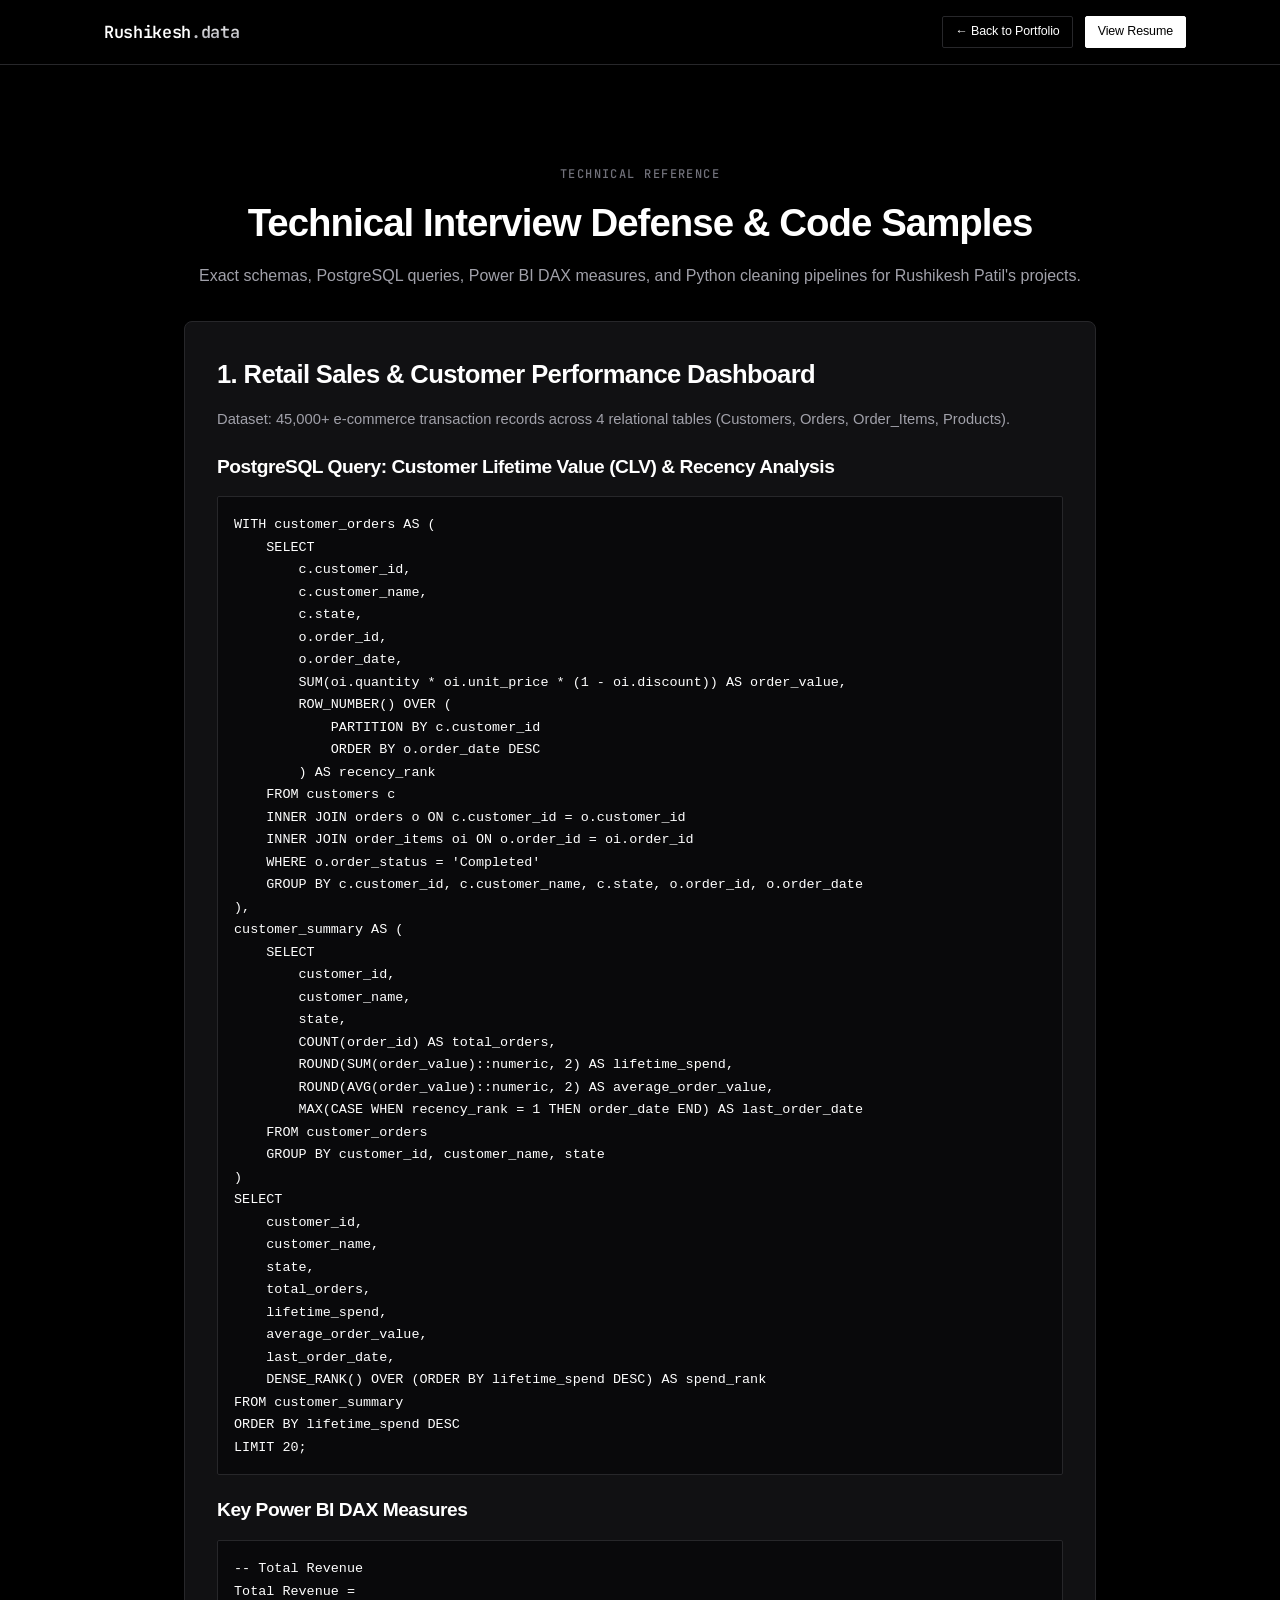
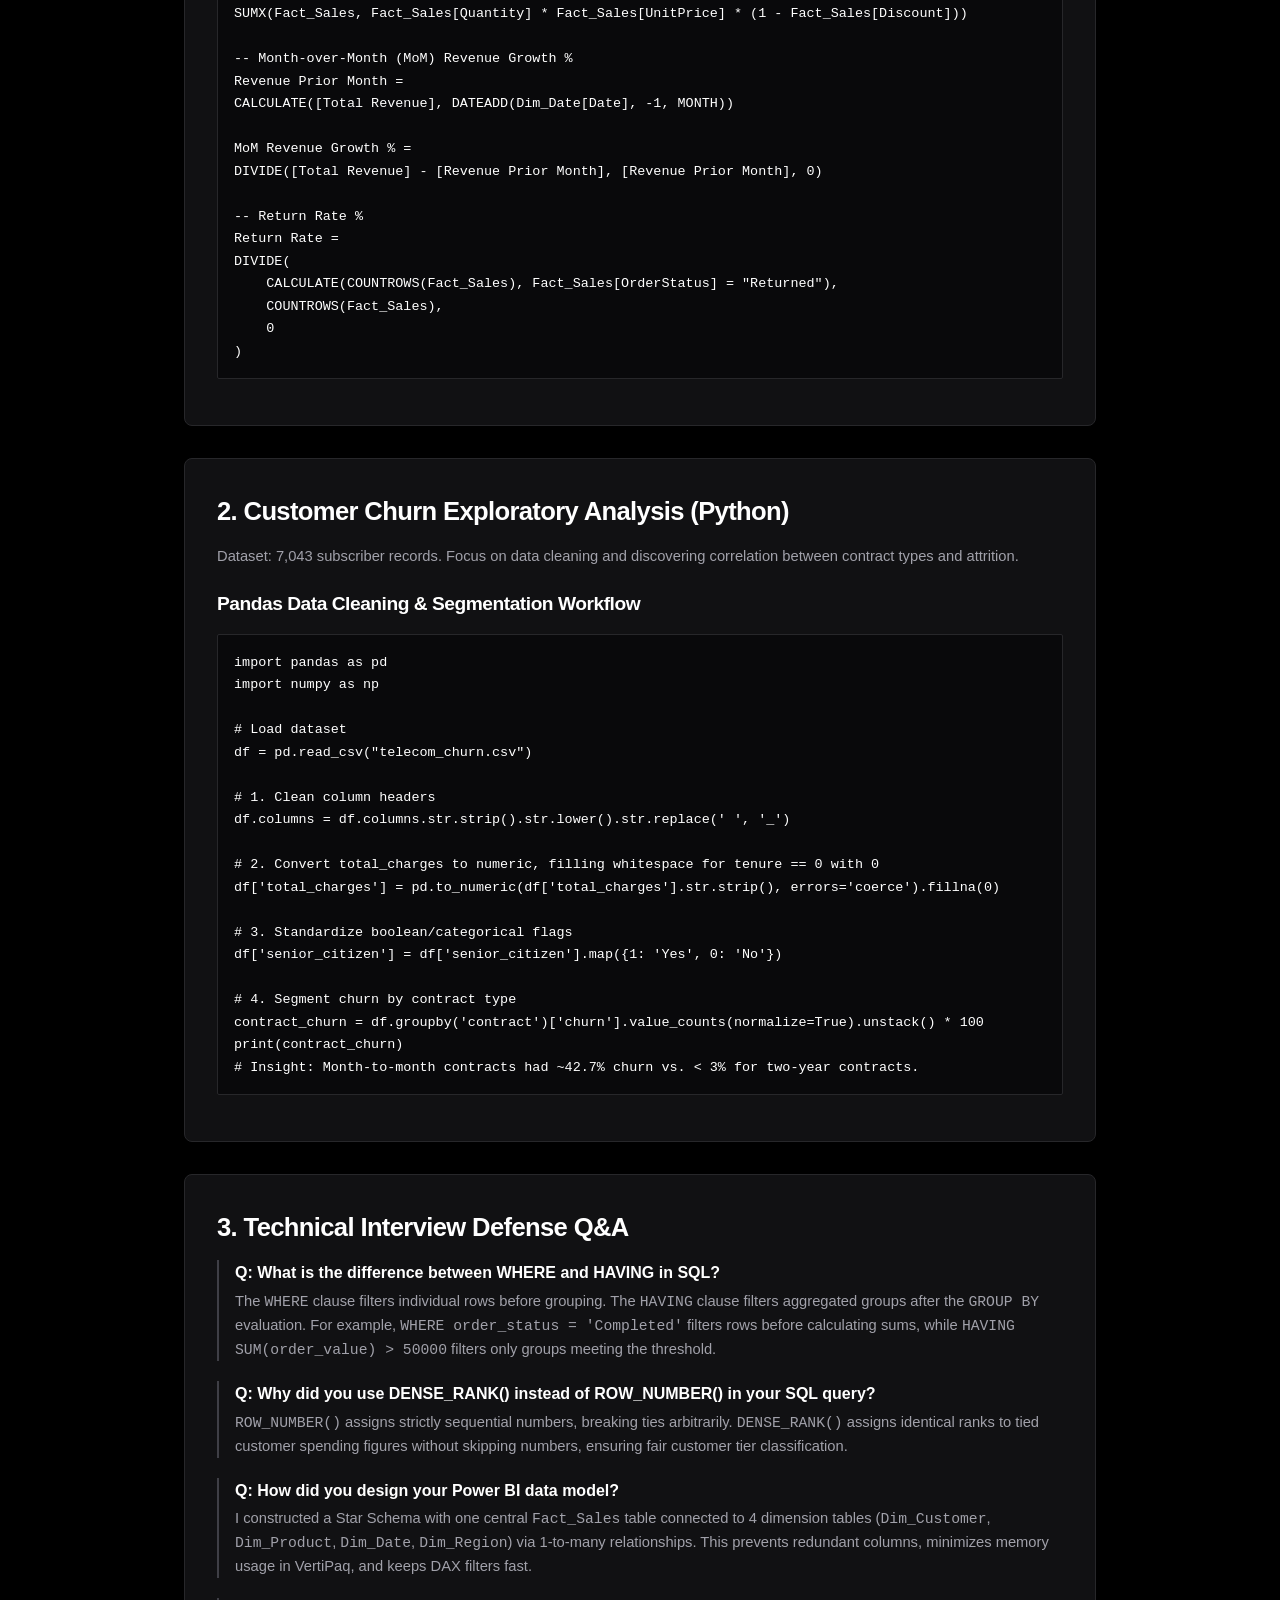
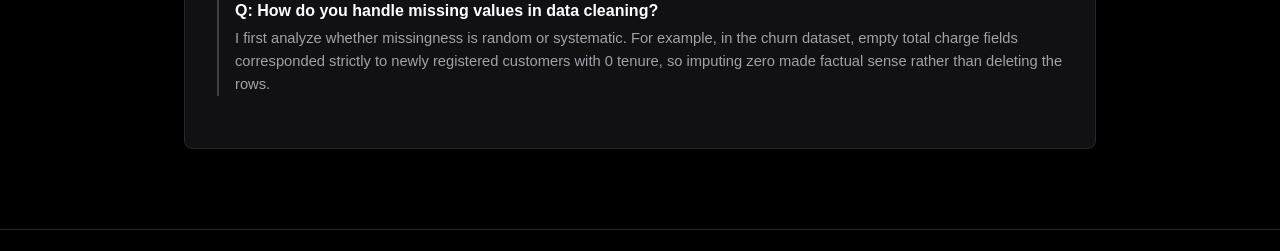
<file: Interview_Defense_and_SQL_Samples.html>
<!DOCTYPE html>
<html lang="en" data-theme="dark">
<head>
  <meta charset="UTF-8">
  <meta name="viewport" content="width=device-width, initial-scale=1.0">
  <title>Technical Interview Defense & Code Samples | Rushikesh Patil</title>
  <link rel="preconnect" href="https://fonts.googleapis.com">
  <link rel="preconnect" href="https://fonts.gstatic.com" crossorigin>
  <link href="https://fonts.googleapis.com/css2?family=JetBrains+Mono:wght@400;500;600&family=Plus+Jakarta+Sans:wght@400;500;600;700;800&display=swap" rel="stylesheet">
  <link rel="stylesheet" href="styles.css">
  <style>
    .docs-container {
      max-width: 960px;
      margin: 100px auto 80px auto;
      padding: 0 24px;
    }
    .doc-card {
      background: var(--bg-card);
      border: 1px solid var(--border-subtle);
      border-radius: var(--radius-lg);
      padding: 32px;
      margin-bottom: 32px;
      backdrop-filter: blur(12px);
    }
    .doc-card h2 {
      font-size: 1.6rem;
      margin-bottom: 12px;
      color: var(--text-main);
    }
    .doc-card h3 {
      font-size: 1.2rem;
      margin: 20px 0 10px 0;
    }
    .code-block {
      background: #09090b;
      border: 1px solid var(--border-subtle);
      border-radius: var(--radius-sm);
      padding: 16px;
      font-family: 'JetBrains Mono', monospace;
      font-size: 0.84rem;
      color: var(--text-main);
      overflow-x: auto;
      line-height: 1.6;
      margin: 14px 0;
    }
    .qa-box {
      border-left: 2px solid var(--border-strong);
      padding-left: 16px;
      margin-bottom: 20px;
    }
    .qa-q {
      font-weight: 700;
      color: var(--text-main);
      margin-bottom: 4px;
    }
    .qa-a {
      color: var(--text-muted);
      font-size: 0.92rem;
      line-height: 1.55;
    }
  </style>
</head>
<body>

  <!-- Top Minimal Nav -->
  <nav class="navbar">
    <div class="container nav-container">
      <a href="index.html" class="nav-logo">
        <span class="logo-dot"></span>
        <span>Rushikesh<span class="gradient-text">.data</span></span>
      </a>
      <div class="nav-actions">
        <a href="index.html" class="btn btn-secondary btn-sm">← Back to Portfolio</a>
        <a href="Rushikesh_Patil_Resume.html" class="btn btn-primary btn-sm" target="_blank">View Resume</a>
      </div>
    </div>
  </nav>

  <main class="docs-container">
    <div style="margin-bottom: 32px; text-align: center;">
      <div class="section-tag">Technical Reference</div>
      <h1 style="font-size: 2.4rem; margin-bottom: 8px;">Technical Interview Defense & Code Samples</h1>
      <p style="color: var(--text-muted);">Exact schemas, PostgreSQL queries, Power BI DAX measures, and Python cleaning pipelines for Rushikesh Patil's projects.</p>
    </div>

    <!-- Project 1 -->
    <div class="doc-card">
      <h2>1. Retail Sales & Customer Performance Dashboard</h2>
      <p style="color: var(--text-muted); font-size: 0.92rem;">
        Dataset: 45,000+ e-commerce transaction records across 4 relational tables (Customers, Orders, Order_Items, Products).
      </p>

      <h3>PostgreSQL Query: Customer Lifetime Value (CLV) & Recency Analysis</h3>
      <pre class="code-block"><code>WITH customer_orders AS (
    SELECT 
        c.customer_id,
        c.customer_name,
        c.state,
        o.order_id,
        o.order_date,
        SUM(oi.quantity * oi.unit_price * (1 - oi.discount)) AS order_value,
        ROW_NUMBER() OVER (
            PARTITION BY c.customer_id 
            ORDER BY o.order_date DESC
        ) AS recency_rank
    FROM customers c
    INNER JOIN orders o ON c.customer_id = o.customer_id
    INNER JOIN order_items oi ON o.order_id = oi.order_id
    WHERE o.order_status = 'Completed'
    GROUP BY c.customer_id, c.customer_name, c.state, o.order_id, o.order_date
),
customer_summary AS (
    SELECT 
        customer_id,
        customer_name,
        state,
        COUNT(order_id) AS total_orders,
        ROUND(SUM(order_value)::numeric, 2) AS lifetime_spend,
        ROUND(AVG(order_value)::numeric, 2) AS average_order_value,
        MAX(CASE WHEN recency_rank = 1 THEN order_date END) AS last_order_date
    FROM customer_orders
    GROUP BY customer_id, customer_name, state
)
SELECT 
    customer_id,
    customer_name,
    state,
    total_orders,
    lifetime_spend,
    average_order_value,
    last_order_date,
    DENSE_RANK() OVER (ORDER BY lifetime_spend DESC) AS spend_rank
FROM customer_summary
ORDER BY lifetime_spend DESC
LIMIT 20;</code></pre>

      <h3>Key Power BI DAX Measures</h3>
      <pre class="code-block"><code>-- Total Revenue
Total Revenue = 
SUMX(Fact_Sales, Fact_Sales[Quantity] * Fact_Sales[UnitPrice] * (1 - Fact_Sales[Discount]))

-- Month-over-Month (MoM) Revenue Growth %
Revenue Prior Month = 
CALCULATE([Total Revenue], DATEADD(Dim_Date[Date], -1, MONTH))

MoM Revenue Growth % = 
DIVIDE([Total Revenue] - [Revenue Prior Month], [Revenue Prior Month], 0)

-- Return Rate %
Return Rate = 
DIVIDE(
    CALCULATE(COUNTROWS(Fact_Sales), Fact_Sales[OrderStatus] = "Returned"),
    COUNTROWS(Fact_Sales),
    0
)</code></pre>
    </div>

    <!-- Project 2 -->
    <div class="doc-card">
      <h2>2. Customer Churn Exploratory Analysis (Python)</h2>
      <p style="color: var(--text-muted); font-size: 0.92rem;">
        Dataset: 7,043 subscriber records. Focus on data cleaning and discovering correlation between contract types and attrition.
      </p>

      <h3>Pandas Data Cleaning & Segmentation Workflow</h3>
      <pre class="code-block"><code>import pandas as pd
import numpy as np

# Load dataset
df = pd.read_csv("telecom_churn.csv")

# 1. Clean column headers
df.columns = df.columns.str.strip().str.lower().str.replace(' ', '_')

# 2. Convert total_charges to numeric, filling whitespace for tenure == 0 with 0
df['total_charges'] = pd.to_numeric(df['total_charges'].str.strip(), errors='coerce').fillna(0)

# 3. Standardize boolean/categorical flags
df['senior_citizen'] = df['senior_citizen'].map({1: 'Yes', 0: 'No'})

# 4. Segment churn by contract type
contract_churn = df.groupby('contract')['churn'].value_counts(normalize=True).unstack() * 100
print(contract_churn)
# Insight: Month-to-month contracts had ~42.7% churn vs. < 3% for two-year contracts.</code></pre>
    </div>

    <!-- Interview Q&A -->
    <div class="doc-card">
      <h2>3. Technical Interview Defense Q&A</h2>

      <div class="qa-box">
        <div class="qa-q">Q: What is the difference between WHERE and HAVING in SQL?</div>
        <div class="qa-a">
          The <code>WHERE</code> clause filters individual rows before grouping. The <code>HAVING</code> clause filters aggregated groups after the <code>GROUP BY</code> evaluation. For example, <code>WHERE order_status = 'Completed'</code> filters rows before calculating sums, while <code>HAVING SUM(order_value) &gt; 50000</code> filters only groups meeting the threshold.
        </div>
      </div>

      <div class="qa-box">
        <div class="qa-q">Q: Why did you use DENSE_RANK() instead of ROW_NUMBER() in your SQL query?</div>
        <div class="qa-a">
          <code>ROW_NUMBER()</code> assigns strictly sequential numbers, breaking ties arbitrarily. <code>DENSE_RANK()</code> assigns identical ranks to tied customer spending figures without skipping numbers, ensuring fair customer tier classification.
        </div>
      </div>

      <div class="qa-box">
        <div class="qa-q">Q: How did you design your Power BI data model?</div>
        <div class="qa-a">
          I constructed a Star Schema with one central <code>Fact_Sales</code> table connected to 4 dimension tables (<code>Dim_Customer</code>, <code>Dim_Product</code>, <code>Dim_Date</code>, <code>Dim_Region</code>) via 1-to-many relationships. This prevents redundant columns, minimizes memory usage in VertiPaq, and keeps DAX filters fast.
        </div>
      </div>

      <div class="qa-box">
        <div class="qa-q">Q: How do you handle missing values in data cleaning?</div>
        <div class="qa-a">
          I first analyze whether missingness is random or systematic. For example, in the churn dataset, empty total charge fields corresponded strictly to newly registered customers with 0 tenure, so imputing zero made factual sense rather than deleting the rows.
        </div>
      </div>
    </div>
  </main>

  <footer>
    <div class="container footer-content">
      <div>Rushikesh Patil &copy; 2025. Data Analytics Portfolio & Interview Guide.</div>
      <a href="index.html" class="nav-link">Back to Main Portfolio</a>
    </div>
  </footer>

</body>
</html>
</file>
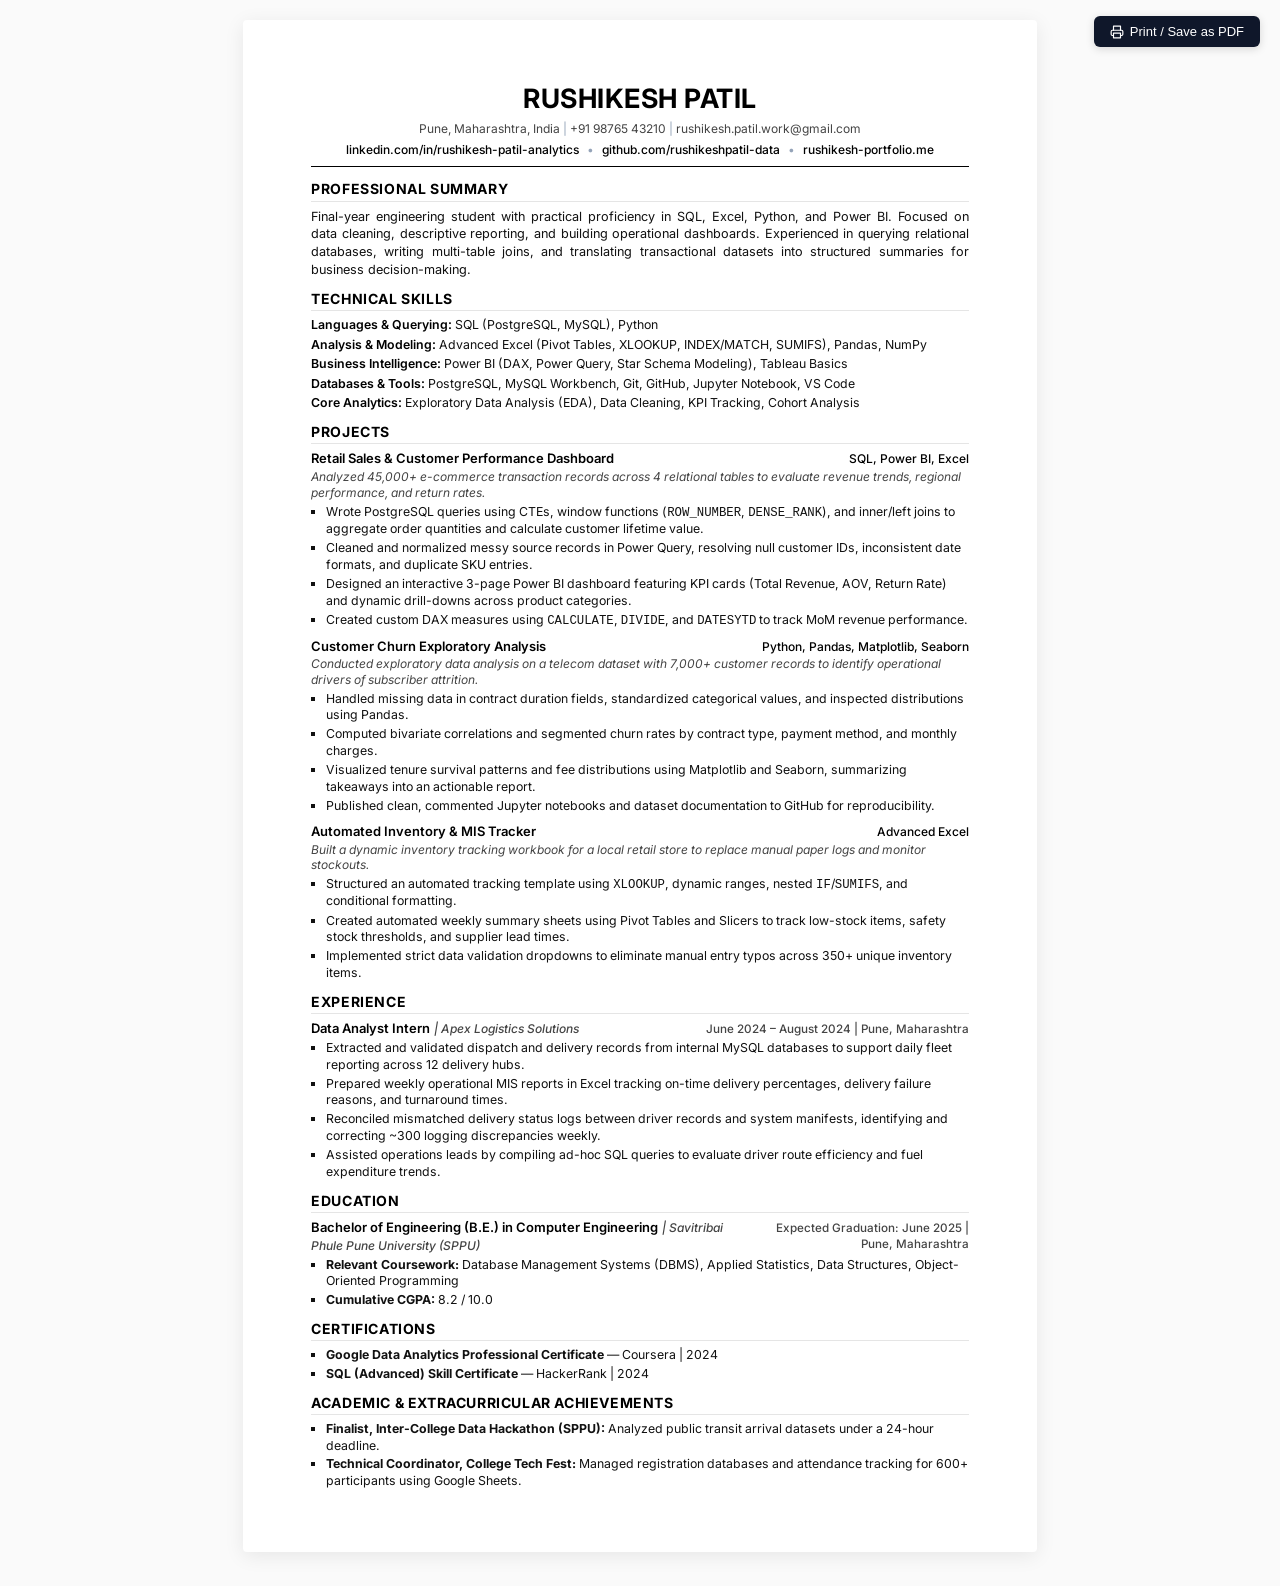
<file: Rushikesh_Patil_Resume.html>
<!DOCTYPE html>
<html lang="en">
<head>
  <meta charset="UTF-8">
  <meta name="viewport" content="width=device-width, initial-scale=1.0">
  <title>Rushikesh Patil - Data Analyst Resume</title>
  <link rel="preconnect" href="https://fonts.googleapis.com">
  <link rel="preconnect" href="https://fonts.gstatic.com" crossorigin>
  <link href="https://fonts.googleapis.com/css2?family=Inter:wght@400;500;600;700&display=swap" rel="stylesheet">
  <style>
    :root {
      --text-main: #111111;
      --text-muted: #444444;
      --heading-color: #000000;
      --accent-color: #000000;
      --border-color: #e5e5e5;
      --link-color: #000000;
      --bg-color: #ffffff;
    }

    * {
      box-sizing: border-box;
      margin: 0;
      padding: 0;
    }

    body {
      font-family: 'Inter', -apple-system, BlinkMacSystemFont, 'Segoe UI', Roboto, sans-serif;
      color: var(--text-main);
      background-color: #fafafa;
      line-height: 1.38;
      font-size: 9.75pt;
      -webkit-font-smoothing: antialiased;
    }

    .resume-wrapper {
      max-width: 210mm;
      min-height: 297mm;
      margin: 20px auto;
      background: var(--bg-color);
      padding: 16mm 18mm 14mm 18mm;
      box-shadow: 0 4px 20px rgba(0, 0, 0, 0.08);
      border-radius: 4px;
      position: relative;
    }

    /* Floating Action Bar */
    .action-bar {
      position: fixed;
      top: 16px;
      right: 20px;
      display: flex;
      gap: 10px;
      z-index: 100;
    }

    .btn {
      background: #0f172a;
      color: #ffffff;
      border: none;
      padding: 8px 16px;
      font-size: 13px;
      font-weight: 500;
      border-radius: 6px;
      cursor: pointer;
      display: inline-flex;
      align-items: center;
      gap: 6px;
      box-shadow: 0 2px 8px rgba(0, 0, 0, 0.15);
      transition: all 0.15s ease;
    }

    .btn:hover {
      background: #1e293b;
      transform: translateY(-1px);
    }

    /* Header */
    header {
      text-align: center;
      margin-bottom: 12px;
      border-bottom: 1.5px solid var(--heading-color);
      padding-bottom: 8px;
    }

    h1 {
      font-size: 20pt;
      font-weight: 700;
      letter-spacing: 0.5px;
      color: var(--heading-color);
      text-transform: uppercase;
      margin-bottom: 4px;
    }

    .contact-info {
      font-size: 9pt;
      color: var(--text-muted);
      margin-bottom: 4px;
    }

    .contact-links {
      font-size: 9pt;
    }

    .contact-links a {
      color: var(--link-color);
      text-decoration: none;
      margin: 0 5px;
      font-weight: 500;
    }

    .contact-links a:hover {
      text-decoration: underline;
    }

    .separator {
      color: #94a3b8;
    }

    /* Section Structure */
    section {
      margin-bottom: 10px;
    }

    .section-title {
      font-size: 10.5pt;
      font-weight: 700;
      text-transform: uppercase;
      letter-spacing: 0.6px;
      color: var(--heading-color);
      border-bottom: 1px solid var(--border-color);
      padding-bottom: 2px;
      margin-bottom: 6px;
    }

    /* Summary */
    .summary-text {
      font-size: 9.5pt;
      color: var(--text-main);
      text-align: justify;
      line-height: 1.4;
    }

    /* Skills */
    .skills-list {
      display: grid;
      grid-template-columns: 1fr;
      row-gap: 3px;
    }

    .skill-item {
      font-size: 9.25pt;
      line-height: 1.35;
    }

    .skill-category {
      font-weight: 600;
      color: var(--heading-color);
    }

    /* Entries (Projects, Experience, Education) */
    .entry {
      margin-bottom: 8px;
    }

    .entry:last-child {
      margin-bottom: 0;
    }

    .entry-header {
      display: flex;
      justify-content: space-between;
      align-items: baseline;
      margin-bottom: 1px;
    }

    .entry-title {
      font-size: 9.75pt;
      font-weight: 600;
      color: var(--heading-color);
    }

    .entry-subtitle {
      font-size: 9pt;
      font-weight: 500;
      color: var(--text-muted);
      font-style: italic;
    }

    .entry-meta {
      font-size: 8.75pt;
      font-weight: 500;
      color: var(--text-muted);
      text-align: right;
    }

    .project-desc {
      font-size: 9pt;
      font-style: italic;
      color: var(--text-muted);
      margin-bottom: 3px;
      line-height: 1.3;
    }

    /* Bullet Points */
    ul.bullet-list {
      list-style-type: square;
      padding-left: 15px;
      margin-top: 2px;
    }

    ul.bullet-list li {
      font-size: 9.25pt;
      color: var(--text-main);
      margin-bottom: 2.5px;
      line-height: 1.35;
    }

    ul.bullet-list li:last-child {
      margin-bottom: 0;
    }

    .tech-pill {
      font-weight: 500;
      color: var(--accent-color);
      font-style: normal;
    }

    /* Achievements & Certifications compact list */
    .compact-list {
      list-style-type: square;
      padding-left: 15px;
    }

    .compact-list li {
      font-size: 9.25pt;
      margin-bottom: 2px;
      line-height: 1.35;
    }

    /* Print Styles: strictly fits on 1 page A4 */
    @media print {
      @page {
        size: A4;
        margin: 10mm 12mm 8mm 12mm;
      }

      body {
        background: none;
        color: #000000;
        font-size: 9.25pt;
      }

      .resume-wrapper {
        margin: 0;
        padding: 0;
        box-shadow: none;
        max-width: 100%;
        min-height: auto;
      }

      .action-bar {
        display: none !important;
      }

      a {
        color: #000000 !important;
        text-decoration: none !important;
      }

      .section-title {
        border-bottom: 1px solid #94a3b8;
      }
    }
  </style>
</head>
<body>

  <div class="action-bar">
    <button class="btn" onclick="window.print()">
      <svg width="14" height="14" viewBox="0 0 24 24" fill="none" stroke="currentColor" stroke-width="2" stroke-linecap="round" stroke-linejoin="round"><polyline points="6 9 6 2 18 2 18 9"></polyline><path d="M6 18H4a2 2 0 0 1-2-2v-5a2 2 0 0 1 2-2h16a2 2 0 0 1 2 2v5a2 2 0 0 1-2 2h-2"></path><rect x="6" y="14" width="12" height="8"></rect></svg>
      Print / Save as PDF
    </button>
  </div>

  <main class="resume-wrapper">
    <!-- Header -->
    <header>
      <h1>Rushikesh Patil</h1>
      <div class="contact-info">
        Pune, Maharashtra, India <span class="separator">|</span> +91 98765 43210 <span class="separator">|</span> rushikesh.patil.work@gmail.com
      </div>
      <div class="contact-links">
        <a href="https://linkedin.com/in/rushikesh-patil-analytics" target="_blank" rel="noopener">linkedin.com/in/rushikesh-patil-analytics</a>
        <span class="separator">•</span>
        <a href="https://github.com/rushikeshpatil-data" target="_blank" rel="noopener">github.com/rushikeshpatil-data</a>
        <span class="separator">•</span>
        <a href="https://rushikesh-portfolio.me" target="_blank" rel="noopener">rushikesh-portfolio.me</a>
      </div>
    </header>

    <!-- Professional Summary -->
    <section>
      <div class="section-title">Professional Summary</div>
      <p class="summary-text">
        Final-year engineering student with practical proficiency in SQL, Excel, Python, and Power BI. Focused on data cleaning, descriptive reporting, and building operational dashboards. Experienced in querying relational databases, writing multi-table joins, and translating transactional datasets into structured summaries for business decision-making.
      </p>
    </section>

    <!-- Technical Skills -->
    <section>
      <div class="section-title">Technical Skills</div>
      <div class="skills-list">
        <div class="skill-item"><span class="skill-category">Languages & Querying:</span> SQL (PostgreSQL, MySQL), Python</div>
        <div class="skill-item"><span class="skill-category">Analysis & Modeling:</span> Advanced Excel (Pivot Tables, XLOOKUP, INDEX/MATCH, SUMIFS), Pandas, NumPy</div>
        <div class="skill-item"><span class="skill-category">Business Intelligence:</span> Power BI (DAX, Power Query, Star Schema Modeling), Tableau Basics</div>
        <div class="skill-item"><span class="skill-category">Databases & Tools:</span> PostgreSQL, MySQL Workbench, Git, GitHub, Jupyter Notebook, VS Code</div>
        <div class="skill-item"><span class="skill-category">Core Analytics:</span> Exploratory Data Analysis (EDA), Data Cleaning, KPI Tracking, Cohort Analysis</div>
      </div>
    </section>

    <!-- Projects -->
    <section>
      <div class="section-title">Projects</div>

      <!-- Project 1 -->
      <div class="entry">
        <div class="entry-header">
          <span class="entry-title">Retail Sales & Customer Performance Dashboard</span>
          <span class="entry-subtitle tech-pill">SQL, Power BI, Excel</span>
        </div>
        <div class="project-desc">Analyzed 45,000+ e-commerce transaction records across 4 relational tables to evaluate revenue trends, regional performance, and return rates.</div>
        <ul class="bullet-list">
          <li>Wrote PostgreSQL queries using CTEs, window functions (<code>ROW_NUMBER</code>, <code>DENSE_RANK</code>), and inner/left joins to aggregate order quantities and calculate customer lifetime value.</li>
          <li>Cleaned and normalized messy source records in Power Query, resolving null customer IDs, inconsistent date formats, and duplicate SKU entries.</li>
          <li>Designed an interactive 3-page Power BI dashboard featuring KPI cards (Total Revenue, AOV, Return Rate) and dynamic drill-downs across product categories.</li>
          <li>Created custom DAX measures using <code>CALCULATE</code>, <code>DIVIDE</code>, and <code>DATESYTD</code> to track MoM revenue performance.</li>
        </ul>
      </div>

      <!-- Project 2 -->
      <div class="entry">
        <div class="entry-header">
          <span class="entry-title">Customer Churn Exploratory Analysis</span>
          <span class="entry-subtitle tech-pill">Python, Pandas, Matplotlib, Seaborn</span>
        </div>
        <div class="project-desc">Conducted exploratory data analysis on a telecom dataset with 7,000+ customer records to identify operational drivers of subscriber attrition.</div>
        <ul class="bullet-list">
          <li>Handled missing data in contract duration fields, standardized categorical values, and inspected distributions using Pandas.</li>
          <li>Computed bivariate correlations and segmented churn rates by contract type, payment method, and monthly charges.</li>
          <li>Visualized tenure survival patterns and fee distributions using Matplotlib and Seaborn, summarizing takeaways into an actionable report.</li>
          <li>Published clean, commented Jupyter notebooks and dataset documentation to GitHub for reproducibility.</li>
        </ul>
      </div>

      <!-- Project 3 -->
      <div class="entry">
        <div class="entry-header">
          <span class="entry-title">Automated Inventory & MIS Tracker</span>
          <span class="entry-subtitle tech-pill">Advanced Excel</span>
        </div>
        <div class="project-desc">Built a dynamic inventory tracking workbook for a local retail store to replace manual paper logs and monitor stockouts.</div>
        <ul class="bullet-list">
          <li>Structured an automated tracking template using <code>XLOOKUP</code>, dynamic ranges, nested <code>IF</code>/<code>SUMIFS</code>, and conditional formatting.</li>
          <li>Created automated weekly summary sheets using Pivot Tables and Slicers to track low-stock items, safety stock thresholds, and supplier lead times.</li>
          <li>Implemented strict data validation dropdowns to eliminate manual entry typos across 350+ unique inventory items.</li>
        </ul>
      </div>
    </section>

    <!-- Experience -->
    <section>
      <div class="section-title">Experience</div>
      <div class="entry">
        <div class="entry-header">
          <div>
            <span class="entry-title">Data Analyst Intern</span>
            <span class="entry-subtitle"> | Apex Logistics Solutions</span>
          </div>
          <span class="entry-meta">June 2024 – August 2024 | Pune, Maharashtra</span>
        </div>
        <ul class="bullet-list">
          <li>Extracted and validated dispatch and delivery records from internal MySQL databases to support daily fleet reporting across 12 delivery hubs.</li>
          <li>Prepared weekly operational MIS reports in Excel tracking on-time delivery percentages, delivery failure reasons, and turnaround times.</li>
          <li>Reconciled mismatched delivery status logs between driver records and system manifests, identifying and correcting ~300 logging discrepancies weekly.</li>
          <li>Assisted operations leads by compiling ad-hoc SQL queries to evaluate driver route efficiency and fuel expenditure trends.</li>
        </ul>
      </div>
    </section>

    <!-- Education -->
    <section>
      <div class="section-title">Education</div>
      <div class="entry">
        <div class="entry-header">
          <div>
            <span class="entry-title">Bachelor of Engineering (B.E.) in Computer Engineering</span>
            <span class="entry-subtitle"> | Savitribai Phule Pune University (SPPU)</span>
          </div>
          <span class="entry-meta">Expected Graduation: June 2025 | Pune, Maharashtra</span>
        </div>
        <ul class="bullet-list">
          <li><strong>Relevant Coursework:</strong> Database Management Systems (DBMS), Applied Statistics, Data Structures, Object-Oriented Programming</li>
          <li><strong>Cumulative CGPA:</strong> 8.2 / 10.0</li>
        </ul>
      </div>
    </section>

    <!-- Certifications -->
    <section>
      <div class="section-title">Certifications</div>
      <ul class="compact-list">
        <li><strong>Google Data Analytics Professional Certificate</strong> — Coursera | 2024</li>
        <li><strong>SQL (Advanced) Skill Certificate</strong> — HackerRank | 2024</li>
      </ul>
    </section>

    <!-- Achievements -->
    <section>
      <div class="section-title">Academic & Extracurricular Achievements</div>
      <ul class="compact-list">
        <li><strong>Finalist, Inter-College Data Hackathon (SPPU):</strong> Analyzed public transit arrival datasets under a 24-hour deadline.</li>
        <li><strong>Technical Coordinator, College Tech Fest:</strong> Managed registration databases and attendance tracking for 600+ participants using Google Sheets.</li>
      </ul>
    </section>
  </main>

</body>
</html>
</file>
<file: styles.css>
/* ==========================================================================
       MONOCHROME MINIMALIST DESIGN SYSTEM (Black & White Architecture)
       ========================================================================== */
    :root {
      --bg-base: #000000;
      --bg-surface: #0a0a0c;
      --bg-card: #111113;
      --bg-card-hover: #18181b;
      --border-subtle: #27272a;
      --border-strong: #3f3f46;
      
      --text-main: #ffffff;
      --text-muted: #a1a1aa;
      --text-faint: #71717a;
      
      --accent-primary: #ffffff;
      --accent-secondary: #d4d4d8;
      --accent-warm: #ffffff;
      --accent-glow: none;
      
      --success: #ffffff;
      --code-bg: #09090b;
      --code-border: #27272a;
      
      --font-display: 'Newsreader', Georgia, serif;
      --font-body: 'Instrument Sans', -apple-system, BlinkMacSystemFont, 'Segoe UI', Roboto, sans-serif;
      --font-mono: 'JetBrains Mono', monospace;
      
      --radius-sm: 2px;
      --radius-md: 6px;
      --radius-lg: 8px;
      --radius-full: 9999px;
      
      --transition: 0.15s ease;
    }

    [data-theme="light"] {
      --bg-base: #ffffff;
      --bg-surface: #fafafa;
      --bg-card: #f4f4f5;
      --bg-card-hover: #e4e4e7;
      --border-subtle: #e4e4e7;
      --border-strong: #d4d4d8;
      
      --text-main: #09090b;
      --text-muted: #52525b;
      --text-faint: #71717a;
      
      --accent-primary: #09090b;
      --accent-secondary: #27272a;
      --accent-warm: #09090b;
      --accent-glow: none;
      
      --success: #09090b;
      --code-bg: #f4f4f5;
      --code-border: #e4e4e7;
    }

    /* Base Reset */
    *, *::before, *::after {
      box-sizing: border-box;
      margin: 0;
      padding: 0;
    }

    html {
      scroll-behavior: smooth;
      scroll-padding-top: 72px;
    }

    body {
      background-color: var(--bg-base);
      color: var(--text-main);
      font-family: var(--font-body);
      line-height: 1.6;
      font-size: 16px;
      transition: background-color var(--transition), color var(--transition);
      overflow-x: hidden;
      -webkit-font-smoothing: antialiased;
    }

    h1, h2, h3, h4 {
      color: var(--text-main);
      font-weight: 600;
      letter-spacing: -0.025em;
    }

    .serif {
      font-family: var(--font-display);
      font-weight: 400;
    }

    em {
      font-family: var(--font-display);
      font-style: italic;
    }

    p {
      color: var(--text-muted);
      font-size: 1rem;
      line-height: 1.7;
    }

    a {
      color: inherit;
      text-decoration: none;
      transition: color var(--transition), border-color var(--transition);
    }

    .container {
      max-width: 1140px;
      margin: 0 auto;
      padding: 0 24px;
    }

    .gradient-text {
      background: linear-gradient(180deg, #ffffff 0%, #a1a1aa 100%);
      -webkit-background-clip: text;
      -webkit-text-fill-color: transparent;
    }

    [data-theme="light"] .gradient-text {
      background: linear-gradient(180deg, #09090b 0%, #52525b 100%);
      -webkit-background-clip: text;
      -webkit-text-fill-color: transparent;
    }

    /* ==========================================================================
       NAVIGATION BAR
       ========================================================================== */
    .navbar {
      position: sticky;
      top: 0;
      background: rgba(0, 0, 0, 0.88);
      backdrop-filter: blur(16px);
      -webkit-backdrop-filter: blur(16px);
      border-bottom: 1px solid var(--border-subtle);
      z-index: 1000;
      transition: background-color var(--transition), border-color var(--transition);
    }

    [data-theme="light"] .navbar {
      background: rgba(255, 255, 255, 0.92);
    }

    .nav-container {
      display: flex;
      justify-content: space-between;
      align-items: center;
      height: 64px;
    }

    .nav-logo {
      font-family: var(--font-mono);
      font-size: 1.05rem;
      font-weight: 600;
      display: flex;
      align-items: center;
      gap: 10px;
      color: var(--text-main);
      letter-spacing: -0.02em;
    }

    .nav-dot {
      width: 6px;
      height: 6px;
      background: var(--text-main);
      border-radius: 50%;
    }

    .nav-links {
      display: flex;
      gap: 24px;
      list-style: none;
      font-size: 0.86rem;
      font-weight: 500;
    }

    .nav-links a {
      color: var(--text-muted);
      padding: 6px 0;
      position: relative;
    }

    .nav-links a:hover, .nav-links a.active {
      color: var(--text-main);
    }

    .nav-links a::after {
      content: '';
      position: absolute;
      bottom: 0;
      left: 0;
      width: 0;
      height: 1px;
      background: var(--text-main);
      transition: width var(--transition);
    }

    .nav-links a:hover::after {
      width: 100%;
    }

    .nav-actions {
      display: flex;
      align-items: center;
      gap: 12px;
    }

    .nav-clock {
      font-family: var(--font-mono);
      font-size: 0.74rem;
      color: var(--text-muted);
      padding: 4px 8px;
      border: 1px solid var(--border-subtle);
      border-radius: var(--radius-sm);
      letter-spacing: 0.02em;
    }

    .theme-btn {
      background: transparent;
      border: 1px solid var(--border-subtle);
      color: var(--text-main);
      padding: 4px 10px;
      height: 32px;
      border-radius: var(--radius-sm);
      display: flex;
      align-items: center;
      justify-content: center;
      cursor: pointer;
      font-family: var(--font-mono);
      font-size: 0.75rem;
      font-weight: 500;
      letter-spacing: 0.05em;
      transition: all var(--transition);
    }

    .theme-btn:hover {
      border-color: var(--border-strong);
      background: var(--bg-surface);
    }

    /* Buttons */
    .btn {
      display: inline-flex;
      align-items: center;
      gap: 8px;
      padding: 9px 18px;
      border-radius: var(--radius-sm);
      font-size: 0.88rem;
      font-weight: 500;
      cursor: pointer;
      transition: all var(--transition);
      border: 1px solid transparent;
      letter-spacing: -0.01em;
    }

    .btn-primary {
      background: var(--text-main);
      color: var(--bg-base);
      border: 1px solid var(--text-main);
    }

    .btn-primary:hover {
      background: var(--accent-secondary);
      border-color: var(--accent-secondary);
      color: var(--bg-base);
      transform: translateY(-1px);
    }

    [data-theme="light"] .btn-primary {
      background: #09090b;
      color: #ffffff;
      border-color: #09090b;
    }

    [data-theme="light"] .btn-primary:hover {
      background: #27272a;
      border-color: #27272a;
      color: #ffffff;
    }

    .btn-secondary {
      background: transparent;
      border: 1px solid var(--border-subtle);
      color: var(--text-main);
    }

    .btn-secondary:hover {
      border-color: var(--border-strong);
      background: var(--bg-surface);
      transform: translateY(-1px);
    }

    .btn-sm {
      padding: 5px 12px;
      font-size: 0.78rem;
    }

    /* ==========================================================================
       HERO SECTION
       ======================================================================== */
    .hero-section {
      padding: 76px 0 64px 0;
      border-bottom: 1px solid var(--border-subtle);
    }

    .hero-grid {
      display: grid;
      grid-template-columns: 1.25fr 0.75fr;
      gap: 48px;
      align-items: center;
    }

    .hero-content {
      display: flex;
      flex-direction: column;
    }

    .status-badge {
      display: inline-flex;
      align-items: center;
      gap: 8px;
      background: var(--bg-surface);
      border: 1px solid var(--border-subtle);
      color: var(--text-main);
      padding: 5px 12px;
      border-radius: var(--radius-full);
      font-size: 0.78rem;
      font-weight: 500;
      margin-bottom: 20px;
      font-family: var(--font-mono);
      letter-spacing: 0.02em;
    }

    .status-dot {
      width: 6px;
      height: 6px;
      background: var(--text-main);
      border-radius: 50%;
      animation: pulse 2.5s infinite;
    }

    @keyframes pulse {
      0% { box-shadow: 0 0 0 0 rgba(255, 255, 255, 0.4); }
      70% { box-shadow: 0 0 0 6px rgba(255, 255, 255, 0); }
      100% { box-shadow: 0 0 0 0 rgba(255, 255, 255, 0); }
    }

    [data-theme="light"] @keyframes pulse {
      0% { box-shadow: 0 0 0 0 rgba(9, 9, 11, 0.4); }
      70% { box-shadow: 0 0 0 6px rgba(9, 9, 11, 0); }
      100% { box-shadow: 0 0 0 0 rgba(9, 9, 11, 0); }
    }

    .hero-title {
      font-size: 3.2rem;
      line-height: 1.12;
      margin-bottom: 14px;
      font-family: var(--font-body);
      font-weight: 700;
      letter-spacing: -0.035em;
    }

    .hero-subtitle {
      font-size: 1.15rem;
      color: var(--text-muted);
      font-weight: 500;
      margin-bottom: 16px;
      letter-spacing: -0.01em;
    }

    .hero-desc {
      font-size: 1.02rem;
      color: var(--text-muted);
      line-height: 1.7;
      margin-bottom: 28px;
      max-width: 580px;
    }

    .hero-cta {
      display: flex;
      flex-wrap: wrap;
      gap: 12px;
      margin-bottom: 36px;
    }

    .hero-stats {
      display: grid;
      grid-template-columns: repeat(3, 1fr);
      gap: 16px;
      padding-top: 24px;
      border-top: 1px solid var(--border-subtle);
    }

    .stat-number {
      font-size: 1.7rem;
      font-weight: 600;
      color: var(--text-main);
      font-family: var(--font-mono);
      letter-spacing: -0.02em;
    }

    .stat-label {
      font-size: 0.78rem;
      color: var(--text-faint);
      font-weight: 500;
      margin-top: 2px;
      text-transform: uppercase;
      letter-spacing: 0.05em;
    }

    /* Hero Code Snippet Box */
    .hero-code-box {
      background: var(--code-bg);
      border: 1px solid var(--border-subtle);
      border-radius: var(--radius-md);
      overflow: hidden;
      box-shadow: 0 8px 30px rgba(0, 0, 0, 0.4);
    }

    .code-box-header {
      display: flex;
      justify-content: space-between;
      align-items: center;
      padding: 10px 14px;
      background: var(--bg-surface);
      border-bottom: 1px solid var(--border-subtle);
    }

    .window-dots {
      display: flex;
      gap: 6px;
    }

    .w-dot {
      width: 7px;
      height: 7px;
      border-radius: 50%;
      background: var(--border-strong);
    }

    .w-red, .w-yellow, .w-green {
      background: var(--border-subtle);
    }

    .code-box-title {
      font-family: var(--font-mono);
      font-size: 0.74rem;
      color: var(--text-faint);
      letter-spacing: 0.02em;
    }

    .code-body-pre {
      padding: 18px;
      font-family: var(--font-mono);
      font-size: 0.8rem;
      color: var(--text-main);
      line-height: 1.65;
      white-space: pre-wrap;
      overflow-x: auto;
    }

    /* ==========================================================================
       PROFILE & PERSON'S SPOTLIGHT SECTION
       ========================================================================== */
    .section {
      padding: 80px 0;
      border-bottom: 1px solid var(--border-subtle);
    }

    .section-header {
      text-align: center;
      max-width: 680px;
      margin: 0 auto 48px auto;
    }

    .section-tag {
      font-family: var(--font-mono);
      font-size: 0.75rem;
      font-weight: 500;
      color: var(--text-faint);
      text-transform: uppercase;
      letter-spacing: 0.12em;
      margin-bottom: 8px;
    }

    .section-title {
      font-size: 2.2rem;
      margin-bottom: 12px;
      letter-spacing: -0.03em;
    }

    .profile-card {
      background: var(--bg-card);
      border: 1px solid var(--border-subtle);
      border-radius: var(--radius-md);
      padding: 36px;
      display: grid;
      grid-template-columns: 320px 1fr;
      gap: 40px;
      align-items: center;
    }

    .profile-photo-wrap {
      border: 1px solid var(--border-subtle);
      border-radius: var(--radius-sm);
      overflow: hidden;
      background: var(--bg-surface);
      position: relative;
    }

    .profile-photo-wrap img,
    .gallery-item img {
      width: 100%;
      aspect-ratio: 3 / 4;
      object-fit: cover;
      display: block;
      filter: grayscale(100%) contrast(108%);
      transition: filter 0.4s ease, transform 0.4s ease;
    }

    .gallery-item img {
      aspect-ratio: 16 / 9;
    }

    .profile-photo-wrap:hover img,
    .gallery-item:hover img {
      filter: grayscale(40%) contrast(108%);
      transform: scale(1.02);
    }

    .profile-photo-badge {
      position: absolute;
      bottom: 12px;
      left: 12px;
      right: 12px;
      background: rgba(0, 0, 0, 0.88);
      backdrop-filter: blur(8px);
      padding: 6px 12px;
      border-radius: var(--radius-sm);
      border: 1px solid var(--border-subtle);
      font-family: var(--font-mono);
      font-size: 0.72rem;
      display: flex;
      align-items: center;
      gap: 8px;
      color: var(--text-main);
    }

    [data-theme="light"] .profile-photo-badge {
      background: rgba(255, 255, 255, 0.9);
    }

    .profile-bio-content {
      display: flex;
      flex-direction: column;
    }

    .profile-meta-pills {
      display: flex;
      flex-wrap: wrap;
      gap: 8px;
      margin-top: 20px;
      padding-top: 20px;
      border-top: 1px solid var(--border-subtle);
    }

    .meta-pill {
      font-family: var(--font-mono);
      font-size: 0.75rem;
      padding: 4px 10px;
      background: var(--bg-surface);
      border: 1px solid var(--border-subtle);
      border-radius: var(--radius-sm);
      color: var(--text-muted);
    }

    /* ==========================================================================
       INTERACTIVE LIVE PLAYGROUND
       ========================================================================== */
    .playground-box {
      background: var(--bg-card);
      border: 1px solid var(--border-subtle);
      border-radius: var(--radius-md);
      padding: 24px;
      overflow: hidden;
    }

    .playground-tabs {
      display: flex;
      flex-wrap: wrap;
      gap: 8px;
      padding-bottom: 20px;
      border-bottom: 1px solid var(--border-subtle);
      margin-bottom: 24px;
    }

    .pg-btn {
      background: var(--bg-surface);
      border: 1px solid var(--border-subtle);
      color: var(--text-muted);
      padding: 8px 14px;
      border-radius: var(--radius-sm);
      font-size: 0.82rem;
      font-weight: 500;
      cursor: pointer;
      transition: all var(--transition);
      font-family: var(--font-mono);
    }

    .pg-btn:hover {
      color: var(--text-main);
      border-color: var(--border-strong);
    }

    .pg-btn.active {
      background: var(--text-main);
      border-color: var(--text-main);
      color: var(--bg-base);
      font-weight: 600;
    }

    [data-theme="light"] .pg-btn.active {
      background: #09090b;
      border-color: #09090b;
      color: #ffffff;
    }

    .pg-display {
      display: grid;
      grid-template-columns: 1fr 1fr;
      gap: 24px;
    }

    .pg-code-panel {
      background: var(--code-bg);
      border: 1px solid var(--border-subtle);
      border-radius: var(--radius-sm);
      padding: 16px;
    }

    .pg-code-content {
      font-family: var(--font-mono);
      font-size: 0.78rem;
      color: var(--text-main);
      line-height: 1.6;
      white-space: pre-wrap;
      max-height: 240px;
      overflow-y: auto;
    }

    .pg-table-panel {
      background: var(--bg-surface);
      border: 1px solid var(--border-subtle);
      border-radius: var(--radius-sm);
      padding: 16px;
      overflow-x: auto;
    }

    .custom-table {
      width: 100%;
      border-collapse: collapse;
      font-family: var(--font-mono);
      font-size: 0.78rem;
    }

    .custom-table th {
      text-align: left;
      padding: 8px 10px;
      color: var(--text-faint);
      border-bottom: 1px solid var(--border-subtle);
      font-size: 0.7rem;
      text-transform: uppercase;
      letter-spacing: 0.05em;
    }

    .custom-table td {
      padding: 9px 10px;
      border-bottom: 1px solid var(--border-subtle);
      color: var(--text-main);
    }

    /* ==========================================================================
       FEATURED PROJECTS
       ========================================================================== */
    .projects-grid {
      display: grid;
      grid-template-columns: repeat(auto-fit, minmax(340px, 1fr));
      gap: 24px;
    }

    .project-card {
      background: var(--bg-card);
      border: 1px solid var(--border-subtle);
      border-radius: var(--radius-md);
      padding: 28px;
      display: flex;
      flex-direction: column;
      justify-content: space-between;
      transition: all var(--transition);
    }

    .project-card:hover {
      transform: translateY(-2px);
      border-color: var(--border-strong);
      box-shadow: 0 8px 24px rgba(0, 0, 0, 0.5);
    }

    .project-tag {
      font-family: var(--font-mono);
      font-size: 0.72rem;
      color: var(--text-faint);
      font-weight: 500;
      text-transform: uppercase;
      letter-spacing: 0.06em;
      margin-bottom: 8px;
    }

    .project-title {
      font-size: 1.3rem;
      margin-bottom: 10px;
      letter-spacing: -0.02em;
    }

    .project-desc {
      font-size: 0.92rem;
      color: var(--text-muted);
      margin-bottom: 18px;
    }

    .project-points {
      list-style: none;
      margin-bottom: 20px;
    }

    .project-points li {
      font-size: 0.88rem;
      color: var(--text-muted);
      margin-bottom: 8px;
      padding-left: 16px;
      position: relative;
    }

    .project-points li::before {
      content: '—';
      position: absolute;
      left: 0;
      color: var(--text-faint);
    }

    .project-tech {
      display: flex;
      flex-wrap: wrap;
      gap: 6px;
      margin-bottom: 20px;
    }

    .tech-pill {
      background: var(--bg-surface);
      border: 1px solid var(--border-subtle);
      font-family: var(--font-mono);
      font-size: 0.72rem;
      padding: 2px 7px;
      border-radius: var(--radius-sm);
      color: var(--text-muted);
    }

    .project-links {
      display: flex;
      gap: 12px;
      padding-top: 16px;
      border-top: 1px solid var(--border-subtle);
    }

    /* ==========================================================================
       VISUAL ANALYTICS GALLERY
       ========================================================================== */
    .gallery-grid {
      display: grid;
      grid-template-columns: 1.25fr 0.75fr;
      gap: 24px;
    }

    .gallery-item {
      background: var(--bg-card);
      border: 1px solid var(--border-subtle);
      border-radius: var(--radius-md);
      overflow: hidden;
      display: flex;
      flex-direction: column;
    }

    .gallery-info {
      padding: 20px;
    }

    .gallery-info h4 {
      font-size: 1.15rem;
      margin-bottom: 6px;
      letter-spacing: -0.02em;
    }

    .gallery-info p {
      font-size: 0.88rem;
      color: var(--text-muted);
    }

    /* ==========================================================================
       EXPERIENCE TIMELINE & EDUCATION
       ========================================================================== */
    .timeline-card {
      background: var(--bg-card);
      border: 1px solid var(--border-subtle);
      border-radius: var(--radius-md);
      padding: 28px;
      margin-bottom: 24px;
    }

    .timeline-header {
      display: flex;
      justify-content: space-between;
      align-items: baseline;
      margin-bottom: 12px;
      flex-wrap: wrap;
      gap: 8px;
    }

    .timeline-role {
      font-size: 1.15rem;
      font-weight: 600;
    }

    .timeline-company {
      color: var(--text-muted);
      font-weight: 500;
    }

    .timeline-meta {
      font-family: var(--font-mono);
      font-size: 0.78rem;
      color: var(--text-faint);
    }

    .timeline-bullets {
      list-style: none;
    }

    .timeline-bullets li {
      font-size: 0.9rem;
      color: var(--text-muted);
      margin-bottom: 8px;
      padding-left: 18px;
      position: relative;
    }

    .timeline-bullets li::before {
      content: '—';
      position: absolute;
      left: 0;
      color: var(--text-faint);
    }

    /* Credentials Dual */
    .credentials-grid {
      display: grid;
      grid-template-columns: 1fr 1fr;
      gap: 24px;
    }

    .cred-box {
      background: var(--bg-card);
      border: 1px solid var(--border-subtle);
      border-radius: var(--radius-md);
      padding: 24px;
    }

    .cred-box h4 {
      font-size: 1.05rem;
      margin-bottom: 14px;
      letter-spacing: -0.01em;
    }

    /* ==========================================================================
       CONTACT SECTION
       ========================================================================== */
    .contact-card {
      background: var(--bg-card);
      border: 1px solid var(--border-subtle);
      border-radius: var(--radius-md);
      padding: 36px;
      display: grid;
      grid-template-columns: 1.1fr 0.9fr;
      gap: 40px;
    }

    .contact-channels {
      display: flex;
      flex-direction: column;
      gap: 14px;
      margin-top: 20px;
    }

    .contact-channel-item {
      display: flex;
      align-items: center;
      gap: 12px;
      color: var(--text-main);
      font-family: var(--font-mono);
      font-size: 0.84rem;
    }

    .contact-channel-item:hover {
      color: var(--accent-secondary);
    }

    .form-group {
      margin-bottom: 16px;
    }

    .form-label {
      display: block;
      font-family: var(--font-mono);
      font-size: 0.74rem;
      color: var(--text-faint);
      text-transform: uppercase;
      letter-spacing: 0.05em;
      margin-bottom: 6px;
    }

    .form-input {
      width: 100%;
      background: var(--bg-surface);
      border: 1px solid var(--border-subtle);
      border-radius: var(--radius-sm);
      padding: 10px 14px;
      color: var(--text-main);
      font-family: inherit;
      font-size: 0.9rem;
      transition: border-color var(--transition);
    }

    .form-input:focus {
      outline: none;
      border-color: var(--text-main);
    }

    textarea.form-input {
      min-height: 100px;
      resize: vertical;
    }

    /* Footer */
    footer {
      border-top: 1px solid var(--border-subtle);
      padding: 32px 0;
      font-size: 0.82rem;
      color: var(--text-faint);
    }

    .footer-flex {
      display: flex;
      justify-content: space-between;
      align-items: center;
      flex-wrap: wrap;
      gap: 16px;
    }

    /* Toast */
    .toast-msg {
      position: fixed;
      bottom: 24px;
      right: 24px;
      background: var(--bg-surface);
      border: 1px solid var(--border-strong);
      color: var(--text-main);
      padding: 8px 16px;
      border-radius: var(--radius-sm);
      font-family: var(--font-mono);
      font-size: 0.8rem;
      box-shadow: 0 4px 16px rgba(0,0,0,0.5);
      display: none;
      z-index: 2000;
    }

    /* Responsive */
    @media (max-width: 900px) {
      .hero-grid {
        grid-template-columns: 1fr;
      }
      .profile-card {
        grid-template-columns: 1fr;
      }
      .pg-display {
        grid-template-columns: 1fr;
      }
      .gallery-grid {
        grid-template-columns: 1fr;
      }
      .credentials-grid {
        grid-template-columns: 1fr;
      }
      .contact-card {
        grid-template-columns: 1fr;
      }
    }

    @media (max-width: 640px) {
      .nav-links {
        display: none;
      }
      .hero-title {
        font-size: 2.3rem;
      }
      .hero-stats {
        grid-template-columns: 1fr;
        gap: 12px;
      }
    }
</file>
